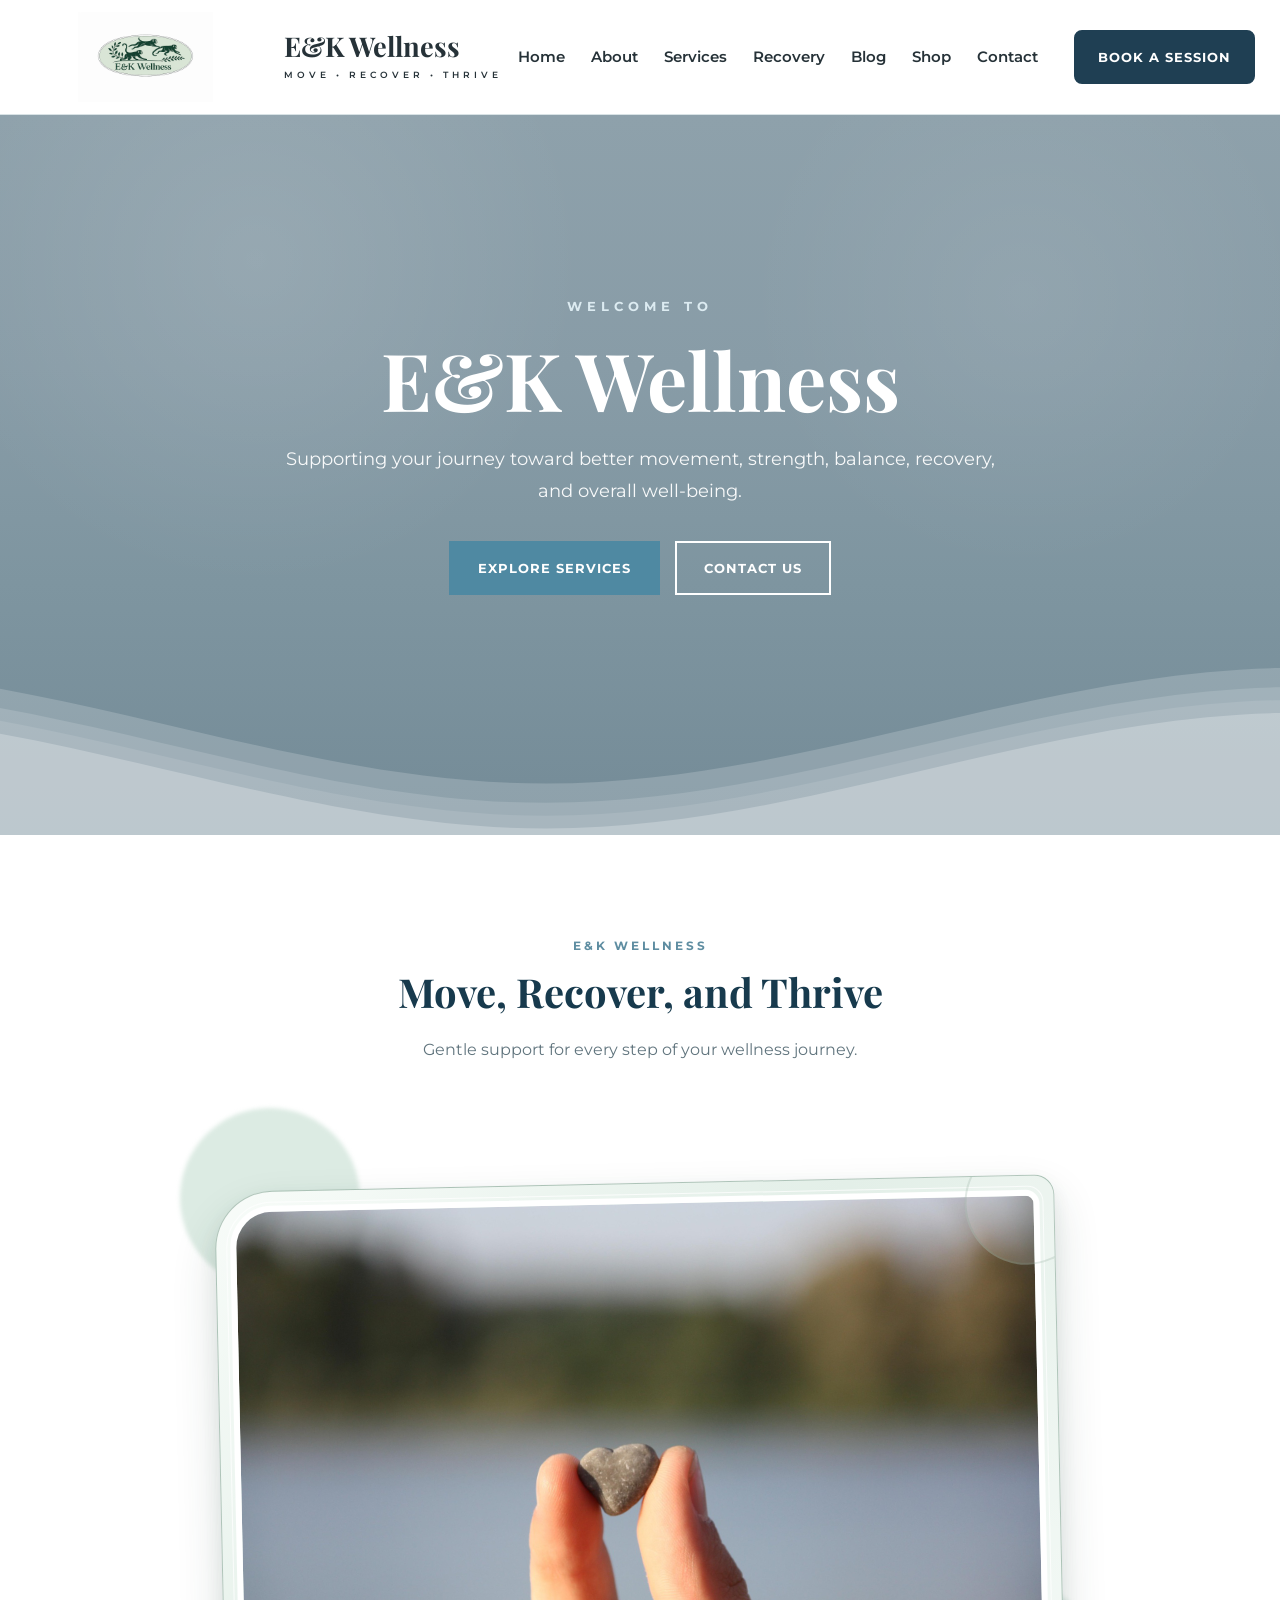
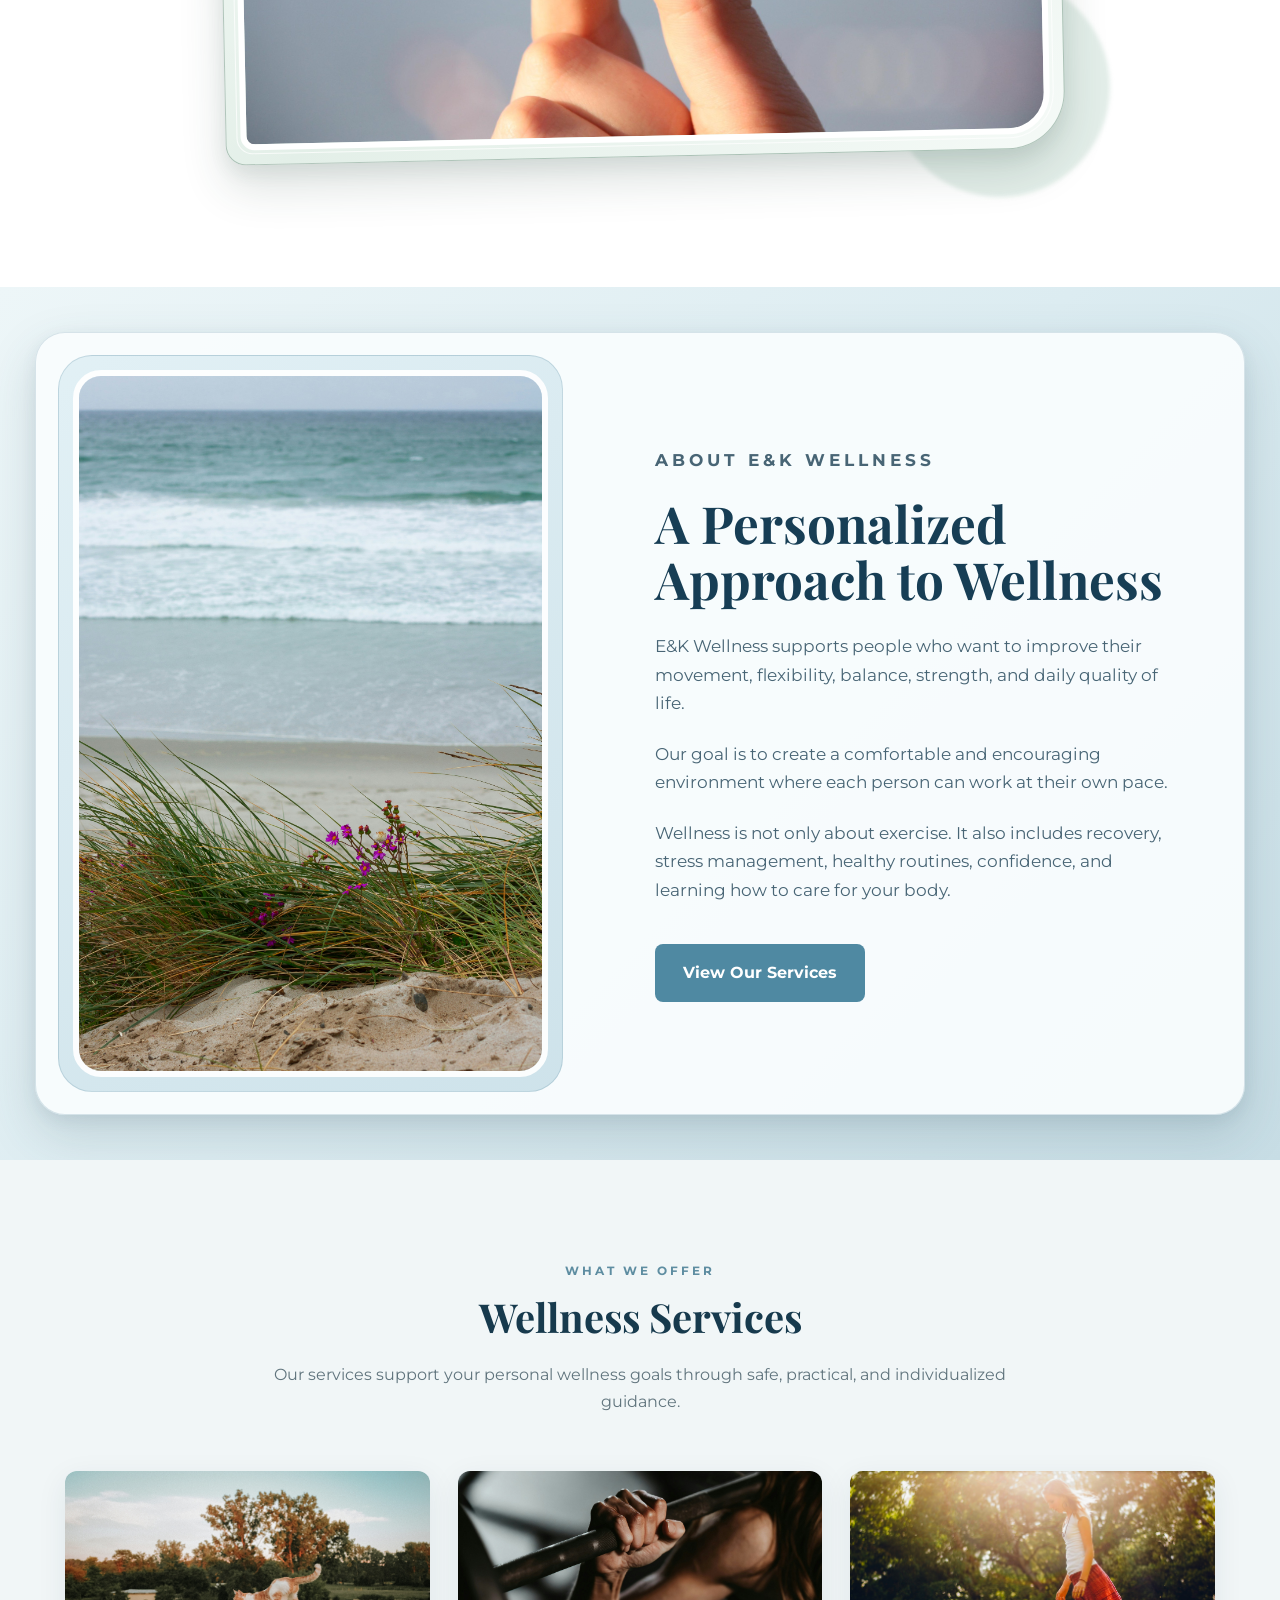
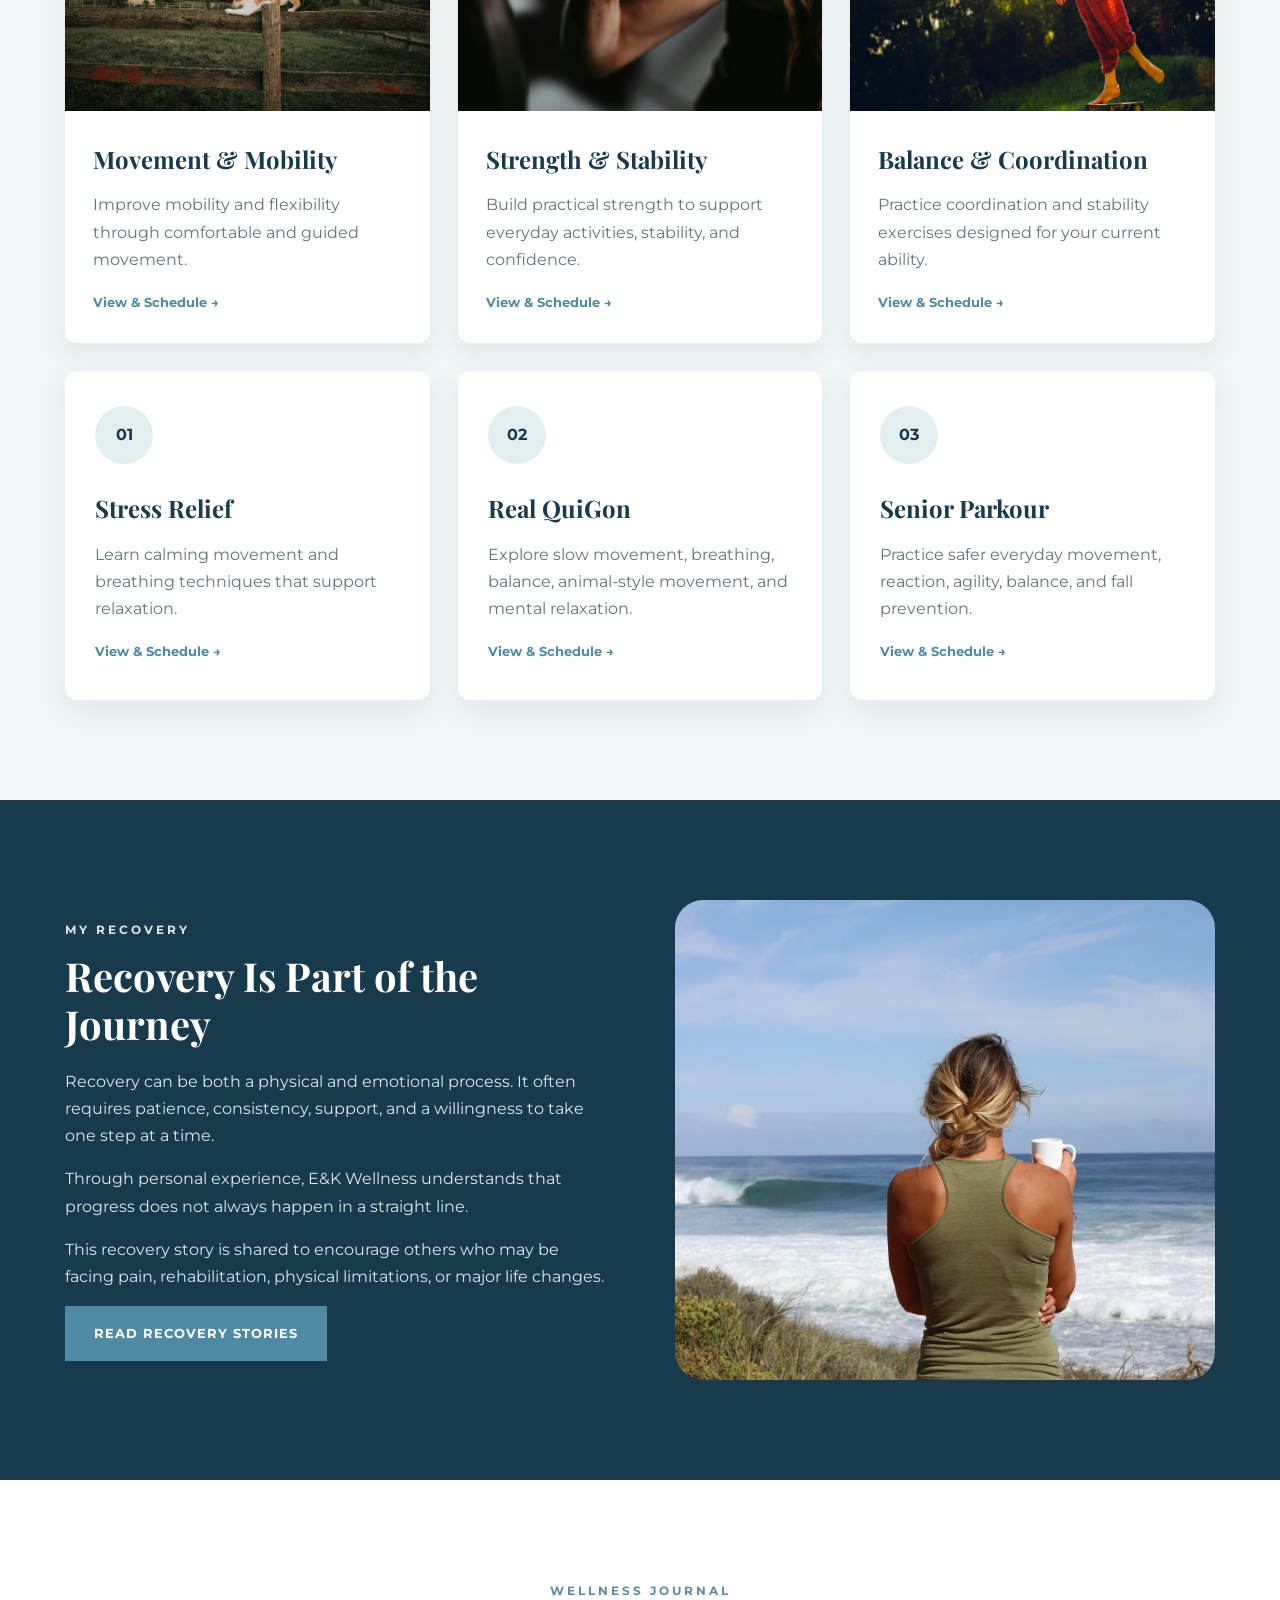
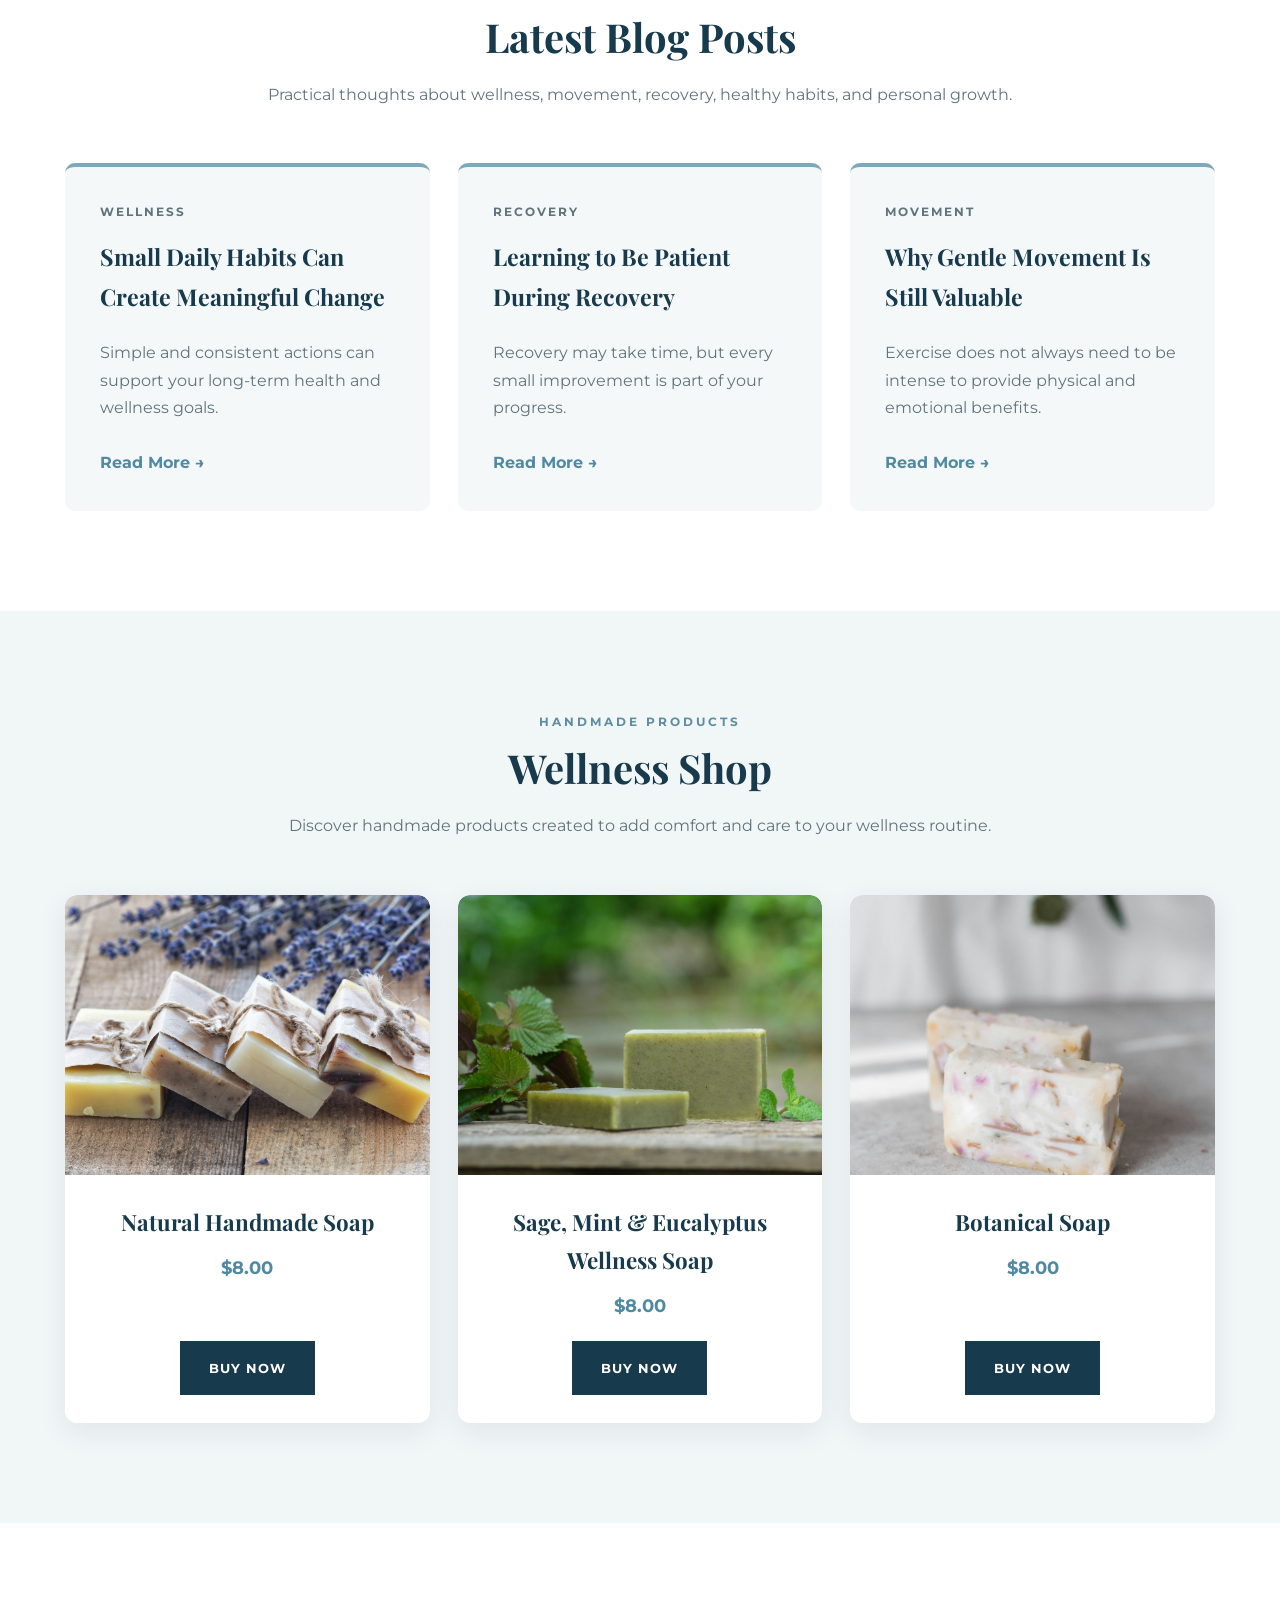
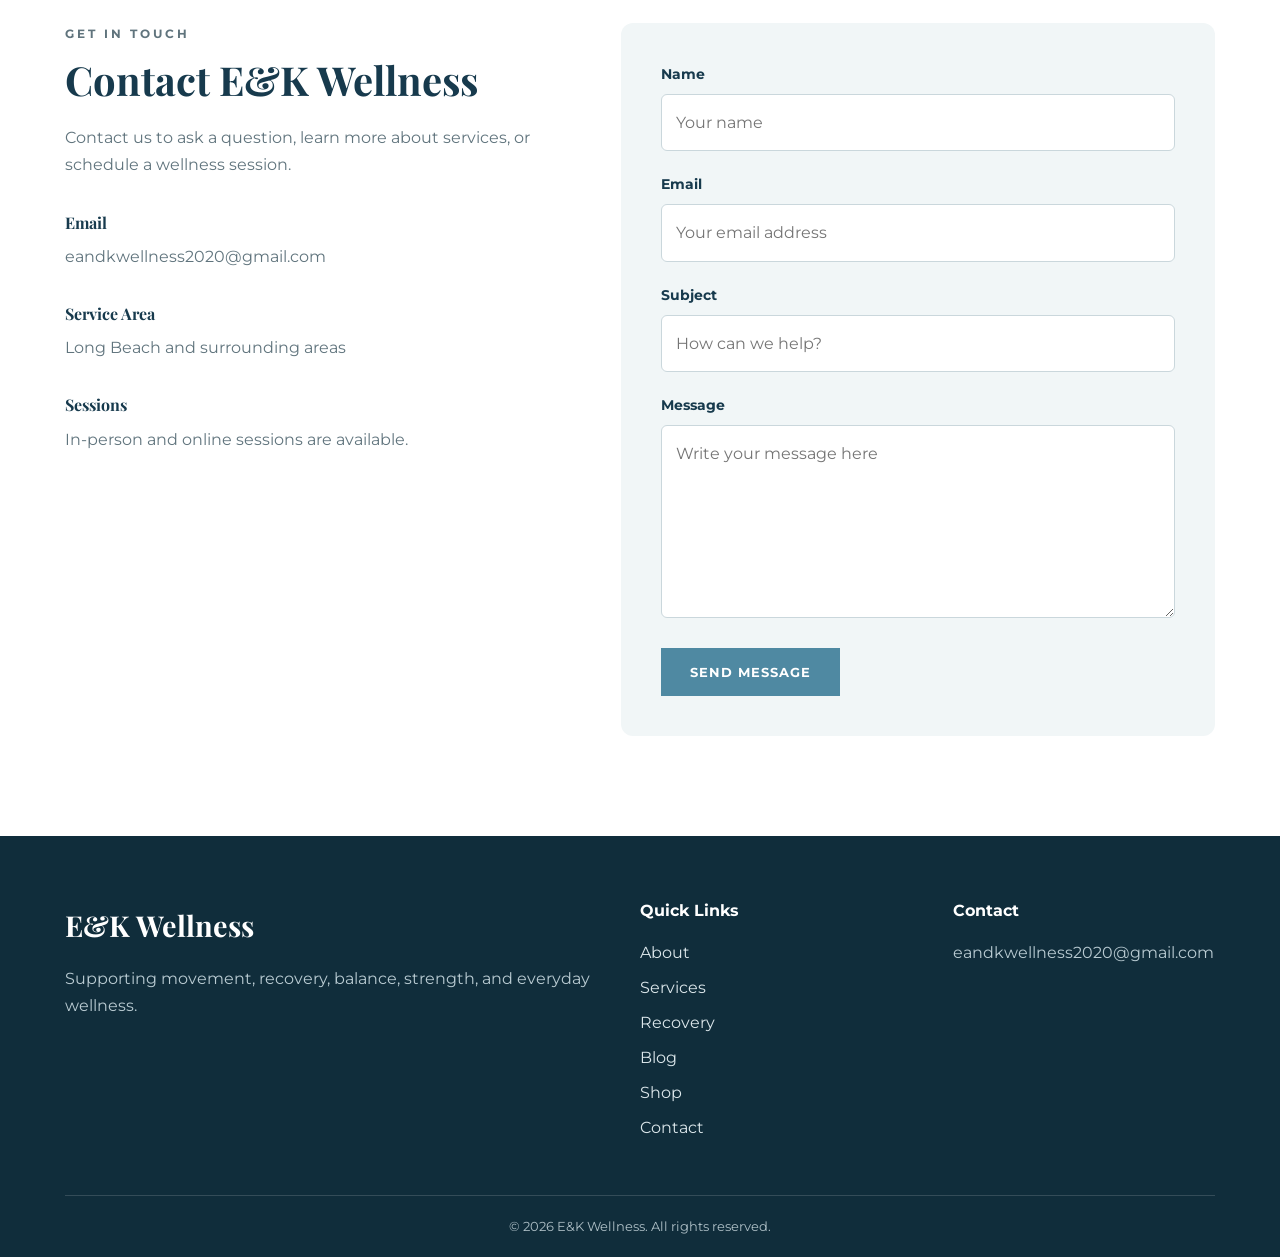
<file: index.html>
<!DOCTYPE html>
<html lang="en">
  <head>
    <meta charset="UTF-8" />

    <meta
      name="viewport"
      content="width=device-width, initial-scale=1.0"
    />

    <meta
      name="description"
      content="E&K Wellness offers personalized movement, balance, strength, recovery, and wellness support."
    />

    <title>E&amp;K Wellness</title>

    <!-- Google Fonts -->
    <link rel="preconnect" href="https://fonts.googleapis.com" />

    <link
      rel="preconnect"
      href="https://fonts.gstatic.com"
      crossorigin
    />

    <link
      href="https://fonts.googleapis.com/css2?family=Montserrat:wght@400;500;600;700&family=Playfair+Display:wght@600;700&display=swap"
      rel="stylesheet"
    />

    <!-- Main CSS -->
    <link rel="stylesheet" href="styles.css" />
  </head>

  <body>
    <!-- =========================
         HEADER
    ========================== -->

    <header class="site-header">
      <div class="header-container">
        <!-- Image logo on the left -->

        <a href="#home" class="image-logo-link">
          <img
            src="eandk_logo.png"
            alt="E&K Wellness logo"
            class="site-logo-image"
          />
        </a>

        <!-- Original text logo -->

        <a href="#home" class="logo">
          <span class="logo-main">
            E&amp;K Wellness
          </span>

          <span class="logo-small">
            MOVE • RECOVER • THRIVE
          </span>
        </a>

        <!-- Navigation -->

        <nav class="main-nav" aria-label="Main navigation">
          <ul>
            <li>
              <a href="#home" aria-current="page">
                Home
              </a>
            </li>

            <li>
              <a href="#about">
                About
              </a>
            </li>

            <li>
              <a href="services.html">
                Services
              </a>
            </li>

            <li>
              <a href="recovery.html">
                Recovery
              </a>
            </li>

            <li>
              <a href="#blog">
                Blog
              </a>
            </li>

            <li>
              <a href="shop.html">
                Shop
              </a>
            </li>

            <li>
              <a href="#contact">
                Contact
              </a>
            </li>
          </ul>
        </nav>

        <a href="services.html" class="header-button">
          Book a Session
        </a>
      </div>
    </header>

    <main>
      <!-- =========================
           HOME HERO
      ========================== -->

      <section class="hero-section" id="home">
        <div class="hero-content">
          <p class="hero-kicker">
            WELCOME TO
          </p>

          <h1>
            E&amp;K Wellness
          </h1>

          <p class="hero-text">
            Supporting your journey toward better movement,
            strength, balance, recovery, and overall well-being.
          </p>

          <div class="hero-buttons">
            <a
              href="services.html"
              class="button primary-button"
            >
              Explore Services
            </a>

            <a
              href="#contact"
              class="button secondary-button"
            >
              Contact Us
            </a>
          </div>
        </div>

        <!-- Animated waves -->

        <div class="wave-wrapper">
          <svg
            class="waves"
            xmlns="http://www.w3.org/2000/svg"
            viewBox="0 24 150 28"
            preserveAspectRatio="none"
          >
            <defs>
              <path
                id="gentle-wave"
                d="M-160 44c30 0 58-18 88-18s58 18 88 18 58-18 88-18 58 18 88 18v44h-352z"
              ></path>
            </defs>

            <g class="parallax">
              <use
                href="#gentle-wave"
                x="48"
                y="0"
                fill="rgba(255,255,255,0.18)"
              ></use>

              <use
                href="#gentle-wave"
                x="48"
                y="3"
                fill="rgba(255,255,255,0.14)"
              ></use>

              <use
                href="#gentle-wave"
                x="48"
                y="5"
                fill="rgba(255,255,255,0.10)"
              ></use>

              <use
                href="#gentle-wave"
                x="48"
                y="7"
                fill="rgba(255,255,255,0.24)"
              ></use>
            </g>
          </svg>
        </div>
      </section>

      <!-- =========================
           VIDEO
      ========================== -->

     <section class="section wellness-image-section">
  <div class="section-container">
    <div class="section-heading">
      <p class="section-label">
        E&amp;K WELLNESS
      </p>

      <h2>
        Move, Recover, and Thrive
      </h2>

      <p>
        Gentle support for every step of your wellness journey.
      </p>
    </div>

    <div class="wellness-image-showcase">
      <div class="wellness-image-frame">
        <img
          src="heart-stone.jpg"
          alt="A hand holding a small heart-shaped stone by the water"
        />
      </div>
    </div>
  </div>
</section>
      <!-- =========================
           ABOUT
      ========================== -->

      <section
        class="section about-section"
        id="about"
      >
        <div class="about-container">
          <div class="about-image">
            <img
              src="peaceful_outdoor.jpg"
              alt="A peaceful outdoor wellness setting"
            />
          </div>

          <div class="about-content">
            <p class="about-label">
              ABOUT E&amp;K WELLNESS
            </p>

            <h2>
              A Personalized Approach to Wellness
            </h2>

            <p>
              E&amp;K Wellness supports people who want to
              improve their movement, flexibility, balance,
              strength, and daily quality of life.
            </p>

            <p>
              Our goal is to create a comfortable and encouraging
              environment where each person can work at their
              own pace.
            </p>

            <p>
              Wellness is not only about exercise. It also
              includes recovery, stress management, healthy
              routines, confidence, and learning how to care
              for your body.
            </p>

            <a
              href="services.html"
              class="about-button"
            >
              View Our Services
            </a>
          </div>
        </div>
      </section>

      <!-- =========================
           HOME SERVICES
      ========================== -->

      <section
        class="section services-section"
        id="services"
      >
        <div class="section-container">
          <div class="section-heading">
            <p class="section-label">
              WHAT WE OFFER
            </p>

            <h2>
              Wellness Services
            </h2>

            <p>
              Our services support your personal wellness goals
              through safe, practical, and individualized guidance.
            </p>
          </div>

          <div class="card-grid">
            <!-- Movement -->

            <a
              href="services.html#movement-mobility"
              class="service-card service-link-card"
            >
              <img
                src="gentle_movement.jpg"
                alt="Person practicing gentle movement"
              />

              <div class="card-content">
                <h3>
                  Movement &amp; Mobility
                </h3>

                <p>
                  Improve mobility and flexibility through
                  comfortable and guided movement.
                </p>

                <span class="service-card-link">
                  View &amp; Schedule →
                </span>
              </div>
            </a>

            <!-- Strength -->

            <a
              href="services.html#strength-stability"
              class="service-card service-link-card"
            >
              <img
                src="Strength_training.jpg"
                alt="Person doing strength training"
              />

              <div class="card-content">
                <h3>
                  Strength &amp; Stability
                </h3>

                <p>
                  Build practical strength to support everyday
                  activities, stability, and confidence.
                </p>

                <span class="service-card-link">
                  View &amp; Schedule →
                </span>
              </div>
            </a>

            <!-- Balance -->

            <a
              href="services.html#balance-coordination"
              class="service-card service-link-card"
            >
              <img
                src="balance_exercise.jpg"
                alt="Person practicing balance exercises"
              />

              <div class="card-content">
                <h3>
                  Balance &amp; Coordination
                </h3>

                <p>
                  Practice coordination and stability exercises
                  designed for your current ability.
                </p>

                <span class="service-card-link">
                  View &amp; Schedule →
                </span>
              </div>
            </a>

            <!-- Stress Relief -->

            <a
              href="services.html#stress-relief"
              class="service-card text-service-card service-link-card"
            >
              <div class="service-icon">
                01
              </div>

              <h3>
                Stress Relief
              </h3>

              <p>
                Learn calming movement and breathing techniques
                that support relaxation.
              </p>

              <span class="service-card-link">
                View &amp; Schedule →
              </span>
            </a>

            <!-- Real QuiGon -->

            <a
              href="services.html#real-quigon"
              class="service-card text-service-card service-link-card"
            >
              <div class="service-icon">
                02
              </div>

              <h3>
                Real QuiGon
              </h3>

              <p>
                Explore slow movement, breathing, balance,
                animal-style movement, and mental relaxation.
              </p>

              <span class="service-card-link">
                View &amp; Schedule →
              </span>
            </a>

            <!-- Senior Parkour -->

            <a
              href="services.html#senior-parkour"
              class="service-card text-service-card service-link-card"
            >
              <div class="service-icon">
                03
              </div>

              <h3>
                Senior Parkour
              </h3>

              <p>
                Practice safer everyday movement, reaction,
                agility, balance, and fall prevention.
              </p>

              <span class="service-card-link">
                View &amp; Schedule →
              </span>
            </a>
          </div>
        </div>
      </section>

      <!-- =========================
           RECOVERY
      ========================== -->

      <section
        class="section recovery-section"
        id="recovery"
      >
        <div class="section-container two-column reverse-column">
          <div class="text-column">
            <p class="section-label">
              MY RECOVERY
            </p>

            <h2>
              Recovery Is Part of the Journey
            </h2>

            <p>
              Recovery can be both a physical and emotional
              process. It often requires patience, consistency,
              support, and a willingness to take one step at a time.
            </p>

            <p>
              Through personal experience, E&amp;K Wellness
              understands that progress does not always happen
              in a straight line.
            </p>

            <p>
              This recovery story is shared to encourage others
              who may be facing pain, rehabilitation, physical
              limitations, or major life changes.
            </p>

            <a
              href="recovery.html"
              class="button recovery-button"
            >
              Read Recovery Stories
            </a>
          </div>

          <div class="image-column">
            <img
              src="recovery.jpg"
              alt="A peaceful path representing recovery"
            />
          </div>
        </div>
      </section>

      <!-- =========================
           BLOG
      ========================== -->

      <section
        class="section blog-section"
        id="blog"
      >
        <div class="section-container">
          <div class="section-heading">
            <p class="section-label">
              WELLNESS JOURNAL
            </p>

            <h2>
              Latest Blog Posts
            </h2>

            <p>
              Practical thoughts about wellness, movement,
              recovery, healthy habits, and personal growth.
            </p>
          </div>

          <div class="blog-grid">
            <article class="blog-card">
              <p class="blog-date">
                Wellness
              </p>

              <h3>
                Small Daily Habits Can Create Meaningful Change
              </h3>

              <p>
                Simple and consistent actions can support your
                long-term health and wellness goals.
              </p>

              <a href="#" class="text-link">
                Read More →
              </a>
            </article>

            <article class="blog-card">
              <p class="blog-date">
                Recovery
              </p>

              <h3>
                Learning to Be Patient During Recovery
              </h3>

              <p>
                Recovery may take time, but every small improvement
                is part of your progress.
              </p>

              <a
                href="recovery.html"
                class="text-link"
              >
                Read More →
              </a>
            </article>

            <article class="blog-card">
              <p class="blog-date">
                Movement
              </p>

              <h3>
                Why Gentle Movement Is Still Valuable
              </h3>

              <p>
                Exercise does not always need to be intense to
                provide physical and emotional benefits.
              </p>

              <a href="#" class="text-link">
                Read More →
              </a>
            </article>
          </div>
        </div>
      </section>

      <!-- =========================
           SHOP
      ========================== -->

      <section
        class="section shop-section"
        id="shop"
      >
        <div class="section-container">
          <div class="section-heading">
            <p class="section-label">
              HANDMADE PRODUCTS
            </p>

            <h2>
              Wellness Shop
            </h2>

            <p>
              Discover handmade products created to add comfort
              and care to your wellness routine.
            </p>
          </div>

          <div class="product-grid">
            <!-- Product 1 -->

            <article class="product-card">
              <img
                src="soap-1.jpg"
                alt="Handmade natural soap"
              />

              <div class="product-content">
                <h3>
                  Natural Handmade Soap
                </h3>

                <p class="product-price">
                  $8.00
                </p>

                <a
                  href="https://square.link/u/dMs5E5hV"
                  class="button dark-button"
                  target="_blank"
                  rel="noopener noreferrer"
                >
                  Buy Now
                </a>
              </div>
            </article>

            <!-- Product 2 -->

            <article class="product-card">
              <img
                src="soap-4.jpg"
                alt="Handmade herbal soap"
              />

              <div class="product-content">
                <h3>
                  Sage, Mint &amp; Eucalyptus Wellness Soap
                </h3>

                <p class="product-price">
                  $8.00
                </p>

                <a
                  href="https://square.link/u/xzo2kIbq"
                  class="button dark-button"
                  target="_blank"
                  rel="noopener noreferrer"
                >
                  Buy Now
                </a>
              </div>
            </article>

            <!-- Product 3 -->

            <article class="product-card">
              <img
                src="soap-3.jpg"
                alt="Handmade botanical soap"
              />

              <div class="product-content">
                <h3>
                  Botanical Soap
                </h3>

                <p class="product-price">
                  $8.00
                </p>

                <a
                  href="https://square.link/u/zVxVYc8B"
                  class="button dark-button"
                  target="_blank"
                  rel="noopener noreferrer"
                >
                  Buy Now
                </a>
              </div>
            </article>
          </div>
        </div>
      </section>

      <!-- =========================
           CONTACT
      ========================== -->

      <section
        class="section contact-section"
        id="contact"
      >
        <div class="section-container contact-container">
          <div class="contact-information">
            <p class="section-label">
              GET IN TOUCH
            </p>

            <h2>
              Contact E&amp;K Wellness
            </h2>

            <p>
              Contact us to ask a question, learn more about
              services, or schedule a wellness session.
            </p>

            <div class="contact-item">
              <h3>
                Email
              </h3>

              <a href="mailto:eandkwellness2020@gmail.com">
                eandkwellness2020@gmail.com
              </a>
            </div>

            <div class="contact-item">
              <h3>
                Service Area
              </h3>

              <p>
                Long Beach and surrounding areas
              </p>
            </div>

            <div class="contact-item">
              <h3>
                Sessions
              </h3>

              <p>
                In-person and online sessions are available.
              </p>
            </div>
          </div>

          <form class="contact-form">
            <div class="form-group">
              <label for="name">
                Name
              </label>

              <input
                type="text"
                id="name"
                name="name"
                placeholder="Your name"
                required
              />
            </div>

            <div class="form-group">
              <label for="email">
                Email
              </label>

              <input
                type="email"
                id="email"
                name="email"
                placeholder="Your email address"
                required
              />
            </div>

            <div class="form-group">
              <label for="subject">
                Subject
              </label>

              <input
                type="text"
                id="subject"
                name="subject"
                placeholder="How can we help?"
              />
            </div>

            <div class="form-group">
              <label for="message">
                Message
              </label>

              <textarea
                id="message"
                name="message"
                rows="6"
                placeholder="Write your message here"
                required
              ></textarea>
            </div>

            <button
              type="submit"
              class="button primary-button"
            >
              Send Message
            </button>
          </form>
        </div>
      </section>
    </main>

    <!-- =========================
         FOOTER
    ========================== -->

    <footer class="site-footer">
      <div class="footer-container">
        <div>
          <a href="#home" class="footer-logo">
            E&amp;K Wellness
          </a>

          <p>
            Supporting movement, recovery, balance, strength,
            and everyday wellness.
          </p>
        </div>

        <div>
          <h2>
            Quick Links
          </h2>

          <ul class="footer-links">
            <li>
              <a href="#about">
                About
              </a>
            </li>

            <li>
              <a href="services.html">
                Services
              </a>
            </li>

            <li>
              <a href="recovery.html">
                Recovery
              </a>
            </li>

            <li>
              <a href="#blog">
                Blog
              </a>
            </li>

            <li>
              <a href="shop.html">
                Shop
              </a>
            </li>

            <li>
              <a href="#contact">
                Contact
              </a>
            </li>
          </ul>
        </div>

        <div>
          <h2>
            Contact
          </h2>

          <p>
            <a href="mailto:eandkwellness2020@gmail.com">
              eandkwellness2020@gmail.com
            </a>
          </p>
        </div>
      </div>

      <div class="copyright">
        <p>
          &copy; 2026 E&amp;K Wellness.
          All rights reserved.
        </p>
      </div>
    </footer>
  </body>
</html>
</file>
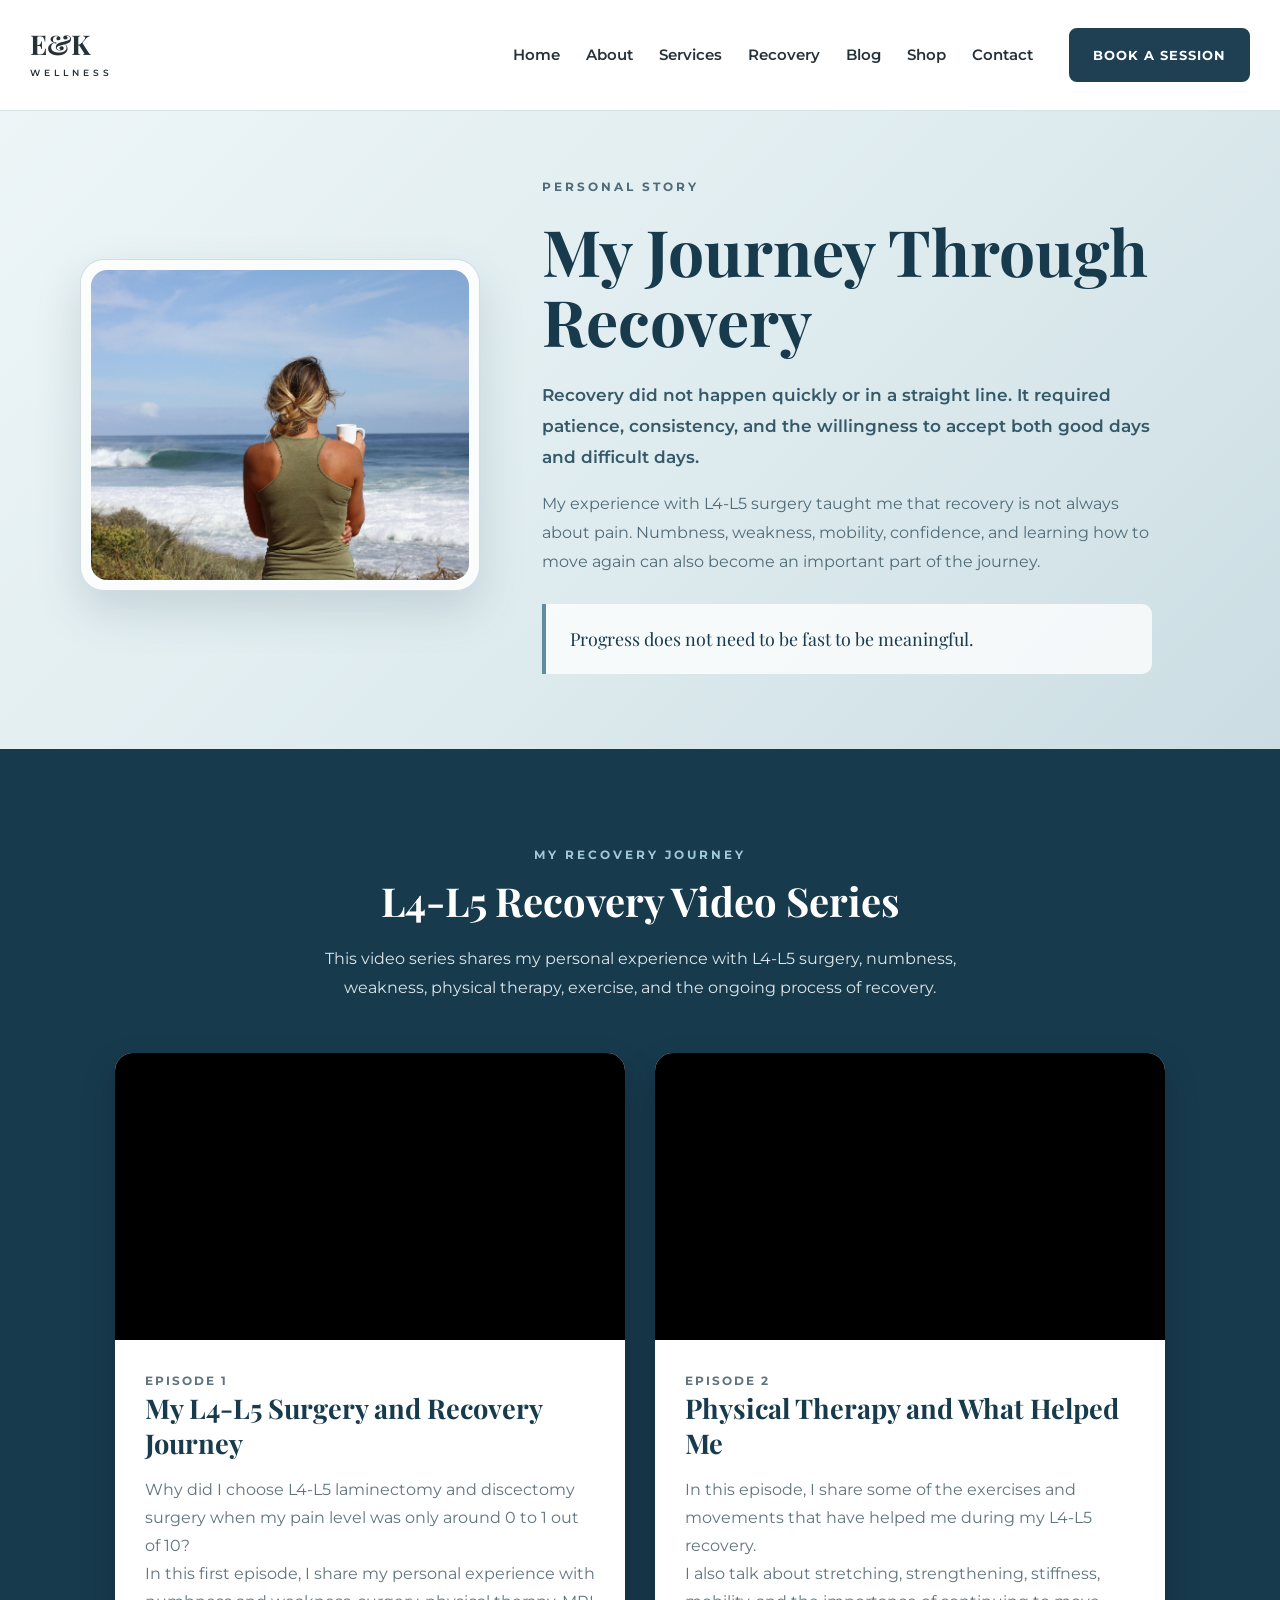
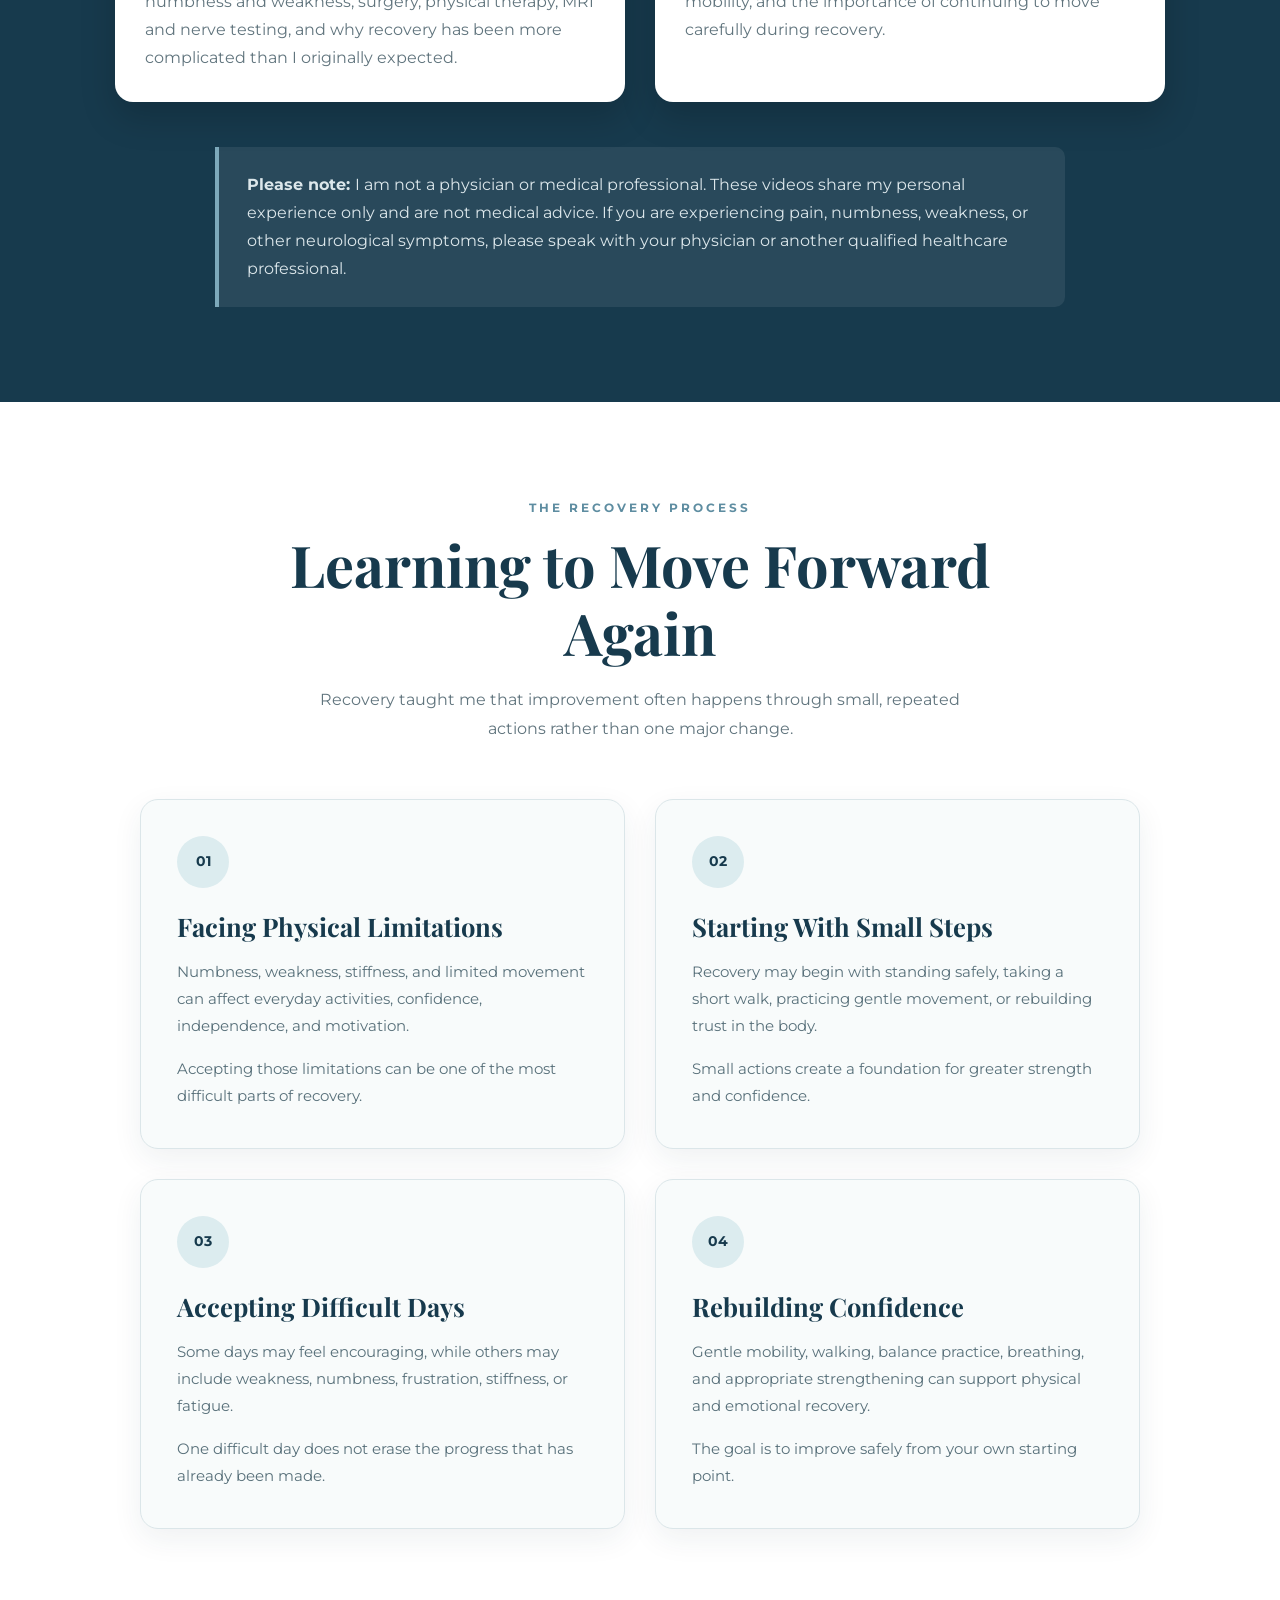
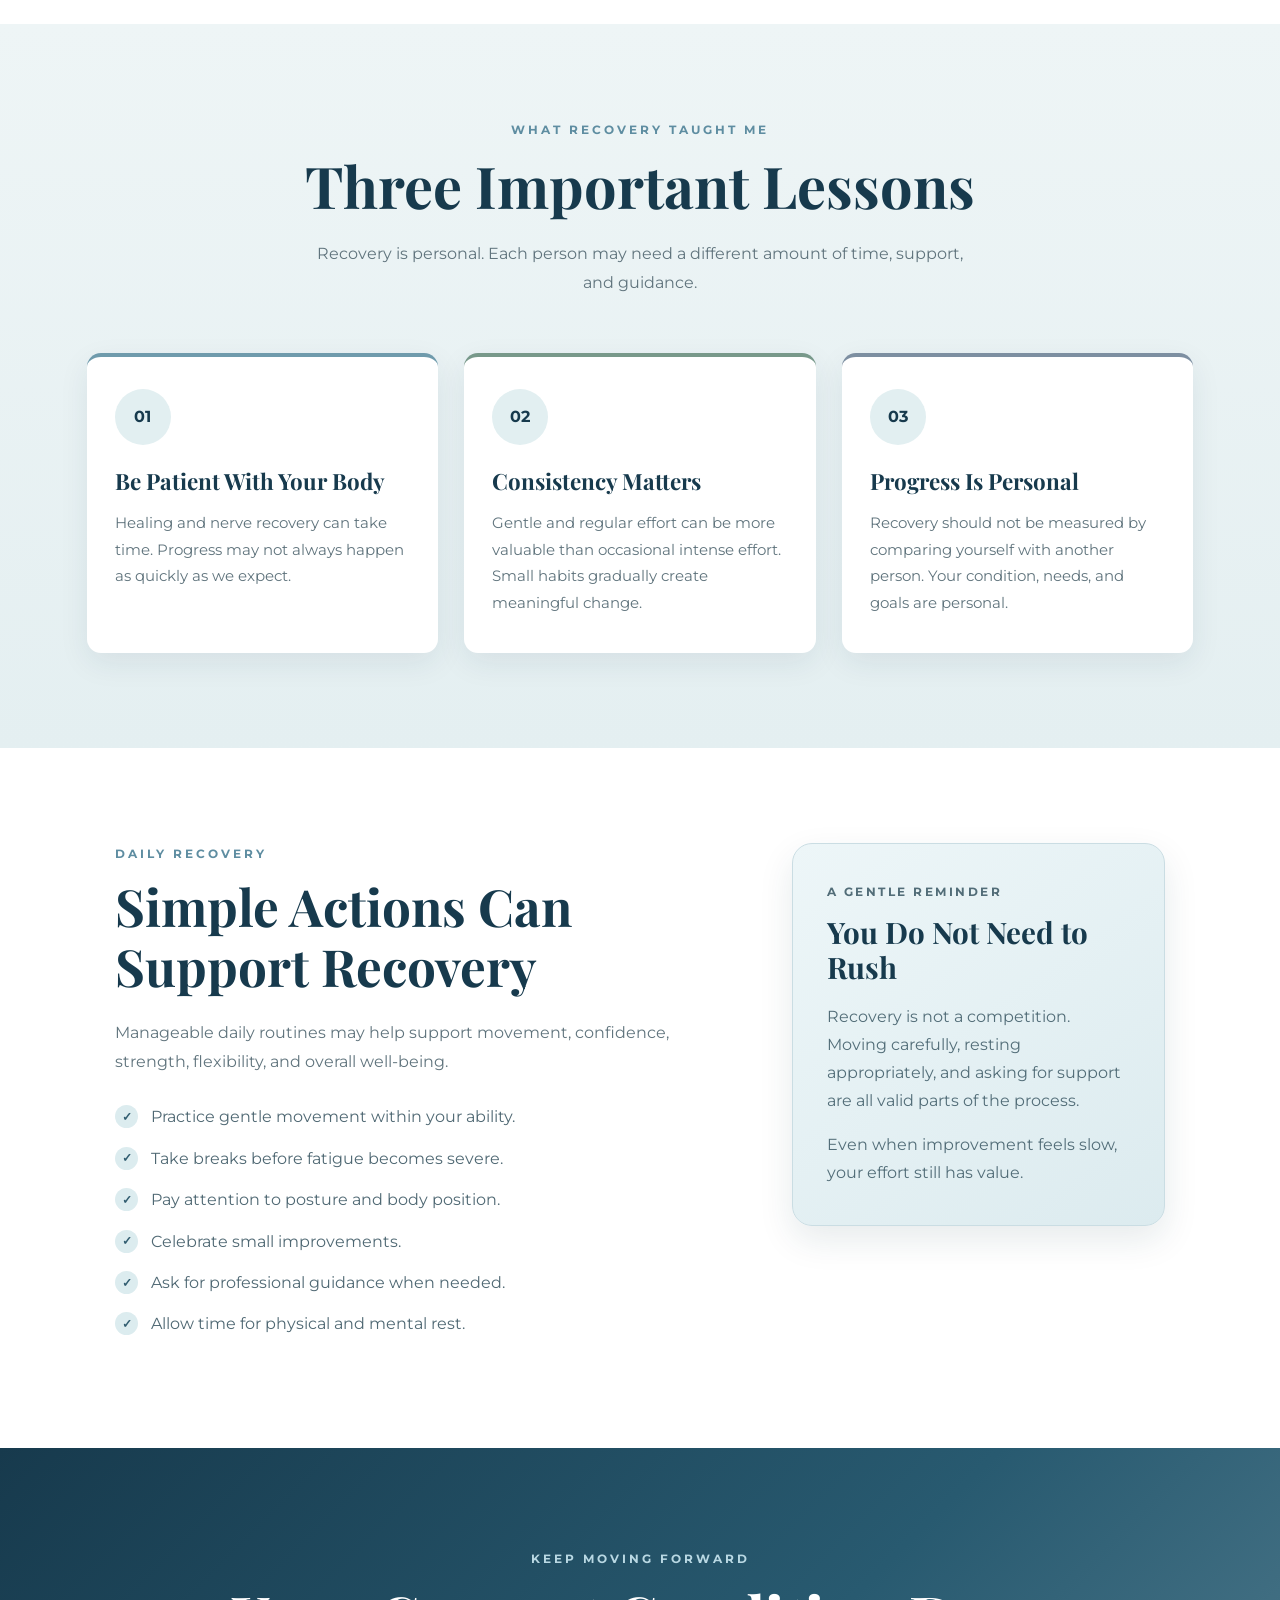
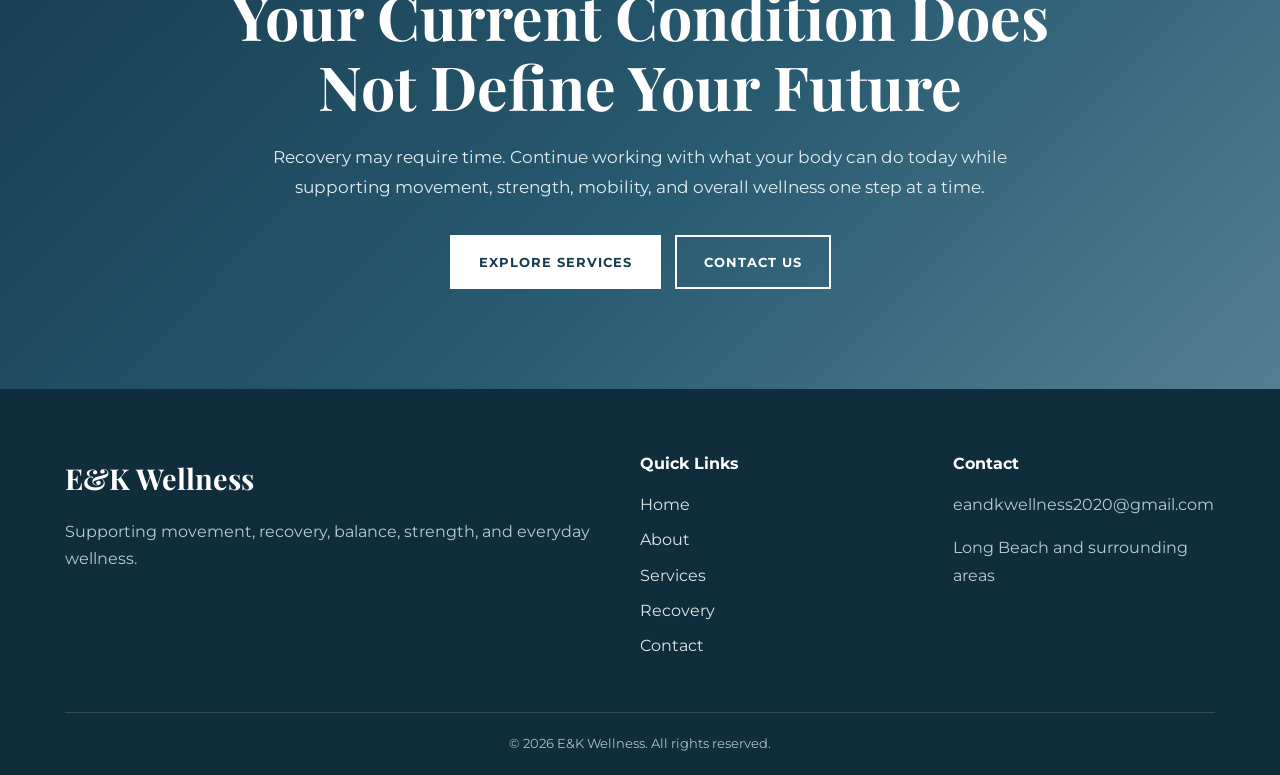
<file: recovery.html>
<!DOCTYPE html>
<html lang="en">
  <head>
    <meta charset="UTF-8" />

    <meta
      name="viewport"
      content="width=device-width, initial-scale=1.0"
    />

    <meta
      name="description"
      content="A personal L4-L5 surgery and recovery journey shared by E&K Wellness."
    />

    <title>Recovery Journey | E&amp;K Wellness</title>

    <!-- Google Fonts -->
    <link rel="preconnect" href="https://fonts.googleapis.com" />

    <link
      rel="preconnect"
      href="https://fonts.gstatic.com"
      crossorigin
    />

    <link
      href="https://fonts.googleapis.com/css2?family=Montserrat:wght@400;500;600;700&family=Playfair+Display:wght@600;700&display=swap"
      rel="stylesheet"
    />

    <!-- Shared CSS used by all pages -->
    <link rel="stylesheet" href="styles.css" />

    <!-- Recovery Video Series CSS -->
    <style>
      /* =========================================
         RECOVERY VIDEO SERIES
      ========================================= */

      .recovery-video-section {
        padding: 95px 25px;

        background-color: #173a4d;
      }

      .recovery-video-heading {
        width: min(760px, 100%);
        margin: 0 auto 50px;

        text-align: center;
      }

      .recovery-video-heading .section-label {
        color: #9fc8d8;
      }

      .recovery-video-heading h2 {
        margin-bottom: 20px;

        color: #ffffff;
      }

      .recovery-video-heading p:last-child {
        max-width: 680px;
        margin: 0 auto;

        color: #dce7eb;

        line-height: 1.8;
      }

      .recovery-video-grid {
        display: grid;
        grid-template-columns: repeat(2, minmax(0, 1fr));
        gap: 30px;

        width: min(1050px, 100%);
        margin: 0 auto;
      }

      .recovery-video-card {
        overflow: hidden;

        border-radius: 18px;

        background-color: #ffffff;

        box-shadow:
          0 15px 35px rgba(0, 0, 0, 0.18);
      }

      .recovery-video-wrapper {
        width: 100%;

        aspect-ratio: 16 / 9;

        background-color: #000000;
      }

      .recovery-video-wrapper iframe {
        display: block;

        width: 100%;
        height: 100%;

        border: 0;
      }

      .recovery-video-content {
        padding: 30px;
      }

      .recovery-episode {
        margin-bottom: 10px;

        color: #4f89a2;

        font-size: 0.75rem;
        font-weight: 700;
        letter-spacing: 2px;
        text-transform: uppercase;
      }

      .recovery-video-content h3 {
        margin-bottom: 15px;

        color: #173a4d;

        font-family: "Playfair Display", serif;
        font-size: 1.7rem;
        line-height: 1.3;
      }

      .recovery-video-content p {
        margin-bottom: 0;

        color: #60747d;

        line-height: 1.75;
      }

      .recovery-video-note {
        max-width: 850px;
        margin: 45px auto 0;
        padding: 24px 28px;

        border-left: 4px solid #7da9bb;
        border-radius: 0 10px 10px 0;

        background-color: rgba(255, 255, 255, 0.08);
        color: #dce7eb;

        line-height: 1.75;
      }

      /* Coming Soon Card */

      .recovery-coming-soon {
        display: flex;
        flex-direction: column;
        justify-content: center;

        min-height: 100%;
      }

      .recovery-coming-soon-image {
        display: flex;
        align-items: center;
        justify-content: center;

        min-height: 280px;
        padding: 40px;

        background:
          linear-gradient(
            135deg,
            #dfecef,
            #edf5f7
          );

        color: #173a4d;

        text-align: center;
      }

      .recovery-coming-soon-image span {
        font-family: "Playfair Display", serif;
        font-size: 2rem;
        font-weight: 700;
      }

      /* Mobile */

      @media (max-width: 768px) {
        .recovery-video-section {
          padding: 70px 20px;
        }

        .recovery-video-grid {
          grid-template-columns: 1fr;
        }

        .recovery-video-content {
          padding: 24px;
        }

        .recovery-video-content h3 {
          font-size: 1.45rem;
        }
      }
    </style>
  </head>

  <body>
    <!-- =========================
         HEADER
    ========================== -->

    <header class="site-header">
      <div class="header-container">

        <a href="index.html" class="logo">
          <span class="logo-main">
            E&amp;K
          </span>

          <span class="logo-small">
            WELLNESS
          </span>
        </a>

        <nav
          class="main-nav"
          aria-label="Main navigation"
        >
          <ul>
            <li>
              <a href="index.html">
                Home
              </a>
            </li>

            <li>
              <a href="index.html#about">
                About
              </a>
            </li>

            <li>
              <a href="services.html">
                Services
              </a>
            </li>

            <li>
              <a
                href="recovery.html"
                aria-current="page"
              >
                Recovery
              </a>
            </li>

            <li>
              <a href="index.html#blog">
                Blog
              </a>
            </li>

            <li>
              <a href="index.html#shop">
                Shop
              </a>
            </li>

            <li>
              <a href="index.html#contact">
                Contact
              </a>
            </li>
          </ul>
        </nav>

        <a
          href="https://calendar.google.com/calendar/u/0/r/appointment/6eut7302r9vjlhkgicbgd2rcsp_eXVyZXJpc3Vtb2tvQGdtYWlsLmNvbQ?pli=1"
          class="header-button"
          target="_blank"
          rel="noopener noreferrer"
        >
          Book a Session
        </a>

      </div>
    </header>

    <main>

      <!-- =========================
           RECOVERY HERO
      ========================== -->

      <section class="recovery-page-hero">

        <div class="recovery-page-hero-container">

          <div class="recovery-page-photo">
            <img
              src="recovery.jpg"
              alt="A woman looking toward the ocean during a peaceful recovery moment"
            />
          </div>

          <div class="recovery-page-introduction">

            <p class="section-label">
              PERSONAL STORY
            </p>

            <h1>
              My Journey Through Recovery
            </h1>

            <p class="recovery-page-lead">
              Recovery did not happen quickly or in a straight
              line. It required patience, consistency, and the
              willingness to accept both good days and difficult
              days.
            </p>

            <p>
              My experience with L4-L5 surgery taught me that
              recovery is not always about pain. Numbness,
              weakness, mobility, confidence, and learning how
              to move again can also become an important part
              of the journey.
            </p>

            <blockquote class="recovery-page-quote">
              Progress does not need to be fast to be meaningful.
            </blockquote>

          </div>

        </div>

      </section>


      <!-- =========================
           RECOVERY VIDEO SERIES
      ========================== -->

      <section class="recovery-video-section">

        <div class="recovery-page-container">

          <div class="recovery-video-heading">

            <p class="section-label">
              MY RECOVERY JOURNEY
            </p>

            <h2>
              L4-L5 Recovery Video Series
            </h2>

            <p>
              This video series shares my personal experience
              with L4-L5 surgery, numbness, weakness, physical
              therapy, exercise, and the ongoing process of
              recovery.
            </p>

          </div>


          <div class="recovery-video-grid">

            <!-- =========================
                 EPISODE 1
            ========================== -->

            <article class="recovery-video-card">

              <div class="recovery-video-wrapper">

                <iframe
                  src="https://www.youtube.com/embed/swdvWnGCTLY""
                  title="L4-L5 Surgery With Almost No Pain - My Numbness and Weakness Recovery Story"
                  allow="accelerometer; autoplay; clipboard-write; encrypted-media; gyroscope; picture-in-picture; web-share"
                  allowfullscreen
                ></iframe>

              </div>


              <div class="recovery-video-content">

                <p class="recovery-episode">
                  Episode 1
                </p>

                <h3>
                  My L4-L5 Surgery and Recovery Journey
                </h3>

                <p>
                  Why did I choose L4-L5 laminectomy and
                  discectomy surgery when my pain level was
                  only around 0 to 1 out of 10?
                </p>

                <p>
                  In this first episode, I share my personal
                  experience with numbness and weakness,
                  surgery, physical therapy, MRI and nerve
                  testing, and why recovery has been more
                  complicated than I originally expected.
                </p>

              </div>

            </article>


           <!-- =========================
     EPISODE 2
========================== -->

<article class="recovery-video-card">

  <div class="recovery-video-wrapper">

    <iframe
      src="https://www.youtube.com/embed/WGWbC_vL3k8"
      title="Physical Therapy and What Helped Me"
      allow="accelerometer; autoplay; clipboard-write; encrypted-media; gyroscope; picture-in-picture; web-share"
      allowfullscreen
    ></iframe>

  </div>

  <div class="recovery-video-content">

    <p class="recovery-episode">
      Episode 2
    </p>

    <h3>
      Physical Therapy and What Helped Me
    </h3>

    <p>
      In this episode, I share some of the exercises and movements
      that have helped me during my L4-L5 recovery.
    </p>

    <p>
      I also talk about stretching, strengthening, stiffness,
      mobility, and the importance of continuing to move carefully
      during recovery.
    </p>

  </div>

</article>

          </div>


          <div class="recovery-video-note">

            <strong>
              Please note:
            </strong>

            I am not a physician or medical professional.
            These videos share my personal experience only
            and are not medical advice. If you are experiencing
            pain, numbness, weakness, or other neurological
            symptoms, please speak with your physician or
            another qualified healthcare professional.

          </div>

        </div>

      </section>


      <!-- =========================
           RECOVERY PROCESS
      ========================== -->

      <section class="recovery-page-story-section">

        <div class="recovery-page-container">

          <div class="recovery-page-heading">

            <p class="section-label">
              THE RECOVERY PROCESS
            </p>

            <h2>
              Learning to Move Forward Again
            </h2>

            <p>
              Recovery taught me that improvement often happens
              through small, repeated actions rather than one
              major change.
            </p>

          </div>


          <div class="recovery-page-story-grid">

            <!-- Story 1 -->

            <article class="recovery-page-story-card">

              <span class="recovery-page-number">
                01
              </span>

              <h3>
                Facing Physical Limitations
              </h3>

              <p>
                Numbness, weakness, stiffness, and limited
                movement can affect everyday activities,
                confidence, independence, and motivation.
              </p>

              <p>
                Accepting those limitations can be one of the
                most difficult parts of recovery.
              </p>

            </article>


            <!-- Story 2 -->

            <article class="recovery-page-story-card">

              <span class="recovery-page-number">
                02
              </span>

              <h3>
                Starting With Small Steps
              </h3>

              <p>
                Recovery may begin with standing safely, taking
                a short walk, practicing gentle movement, or
                rebuilding trust in the body.
              </p>

              <p>
                Small actions create a foundation for greater
                strength and confidence.
              </p>

            </article>


            <!-- Story 3 -->

            <article class="recovery-page-story-card">

              <span class="recovery-page-number">
                03
              </span>

              <h3>
                Accepting Difficult Days
              </h3>

              <p>
                Some days may feel encouraging, while others may
                include weakness, numbness, frustration, stiffness,
                or fatigue.
              </p>

              <p>
                One difficult day does not erase the progress
                that has already been made.
              </p>

            </article>


            <!-- Story 4 -->

            <article class="recovery-page-story-card">

              <span class="recovery-page-number">
                04
              </span>

              <h3>
                Rebuilding Confidence
              </h3>

              <p>
                Gentle mobility, walking, balance practice,
                breathing, and appropriate strengthening can
                support physical and emotional recovery.
              </p>

              <p>
                The goal is to improve safely from your own
                starting point.
              </p>

            </article>

          </div>

        </div>

      </section>


      <!-- =========================
           RECOVERY LESSONS
      ========================== -->

      <section class="recovery-page-lessons-section">

        <div class="recovery-page-container">

          <div class="recovery-page-heading">

            <p class="section-label">
              WHAT RECOVERY TAUGHT ME
            </p>

            <h2>
              Three Important Lessons
            </h2>

            <p>
              Recovery is personal. Each person may need a
              different amount of time, support, and guidance.
            </p>

          </div>


          <div class="recovery-page-lessons-grid">

            <!-- Lesson 1 -->

            <article class="recovery-page-lesson-card">

              <span class="recovery-page-lesson-number">
                01
              </span>

              <h3>
                Be Patient With Your Body
              </h3>

              <p>
                Healing and nerve recovery can take time.
                Progress may not always happen as quickly
                as we expect.
              </p>

            </article>


            <!-- Lesson 2 -->

            <article class="recovery-page-lesson-card">

              <span class="recovery-page-lesson-number">
                02
              </span>

              <h3>
                Consistency Matters
              </h3>

              <p>
                Gentle and regular effort can be more valuable
                than occasional intense effort. Small habits
                gradually create meaningful change.
              </p>

            </article>


            <!-- Lesson 3 -->

            <article class="recovery-page-lesson-card">

              <span class="recovery-page-lesson-number">
                03
              </span>

              <h3>
                Progress Is Personal
              </h3>

              <p>
                Recovery should not be measured by comparing
                yourself with another person. Your condition,
                needs, and goals are personal.
              </p>

            </article>

          </div>

        </div>

      </section>


      <!-- =========================
           DAILY RECOVERY
      ========================== -->

      <section class="recovery-page-daily-section">

        <div class="recovery-page-container">

          <div class="recovery-page-daily-layout">

            <div class="recovery-page-daily-content">

              <p class="section-label">
                DAILY RECOVERY
              </p>

              <h2>
                Simple Actions Can Support Recovery
              </h2>

              <p>
                Manageable daily routines may help support
                movement, confidence, strength, flexibility,
                and overall well-being.
              </p>

              <ul class="recovery-page-list">

                <li>
                  Practice gentle movement within your ability.
                </li>

                <li>
                  Take breaks before fatigue becomes severe.
                </li>

                <li>
                  Pay attention to posture and body position.
                </li>

                <li>
                  Celebrate small improvements.
                </li>

                <li>
                  Ask for professional guidance when needed.
                </li>

                <li>
                  Allow time for physical and mental rest.
                </li>

              </ul>

            </div>


            <aside class="recovery-page-reminder">

              <p class="recovery-page-reminder-label">
                A GENTLE REMINDER
              </p>

              <h3>
                You Do Not Need to Rush
              </h3>

              <p>
                Recovery is not a competition. Moving carefully,
                resting appropriately, and asking for support
                are all valid parts of the process.
              </p>

              <p>
                Even when improvement feels slow, your effort
                still has value.
              </p>

            </aside>

          </div>

        </div>

      </section>


      <!-- =========================
           FINAL MESSAGE
      ========================== -->

      <section class="recovery-page-final-section">

        <div class="recovery-page-final-content">

          <p class="section-label">
            KEEP MOVING FORWARD
          </p>

          <h2>
            Your Current Condition Does Not Define Your Future
          </h2>

          <p>
            Recovery may require time. Continue working with
            what your body can do today while supporting
            movement, strength, mobility, and overall wellness
            one step at a time.
          </p>


          <div class="recovery-page-buttons">

            <a
              href="services.html"
              class="button recovery-page-light-button"
            >
              Explore Services
            </a>

            <a
              href="index.html#contact"
              class="button recovery-page-outline-button"
            >
              Contact Us
            </a>

          </div>

        </div>

      </section>

    </main>


    <!-- =========================
         FOOTER
    ========================== -->

    <footer class="site-footer">

      <div class="footer-container">

        <div>

          <a
            href="index.html"
            class="footer-logo"
          >
            E&amp;K Wellness
          </a>

          <p>
            Supporting movement, recovery, balance, strength,
            and everyday wellness.
          </p>

        </div>


        <div>

          <h2>
            Quick Links
          </h2>

          <ul class="footer-links">

            <li>
              <a href="index.html">
                Home
              </a>
            </li>

            <li>
              <a href="index.html#about">
                About
              </a>
            </li>

            <li>
              <a href="services.html">
                Services
              </a>
            </li>

            <li>
              <a href="recovery.html">
                Recovery
              </a>
            </li>

            <li>
              <a href="index.html#contact">
                Contact
              </a>
            </li>

          </ul>

        </div>


        <div>

          <h2>
            Contact
          </h2>

          <p>
            <a href="mailto:eandkwellness2020@gmail.com">
              eandkwellness2020@gmail.com
            </a>
          </p>

          <p>
            Long Beach and surrounding areas
          </p>

        </div>

      </div>


      <div class="copyright">

        <p>
          &copy; 2026 E&amp;K Wellness.
          All rights reserved.
        </p>

      </div>

    </footer>

  </body>
</html>
</file>
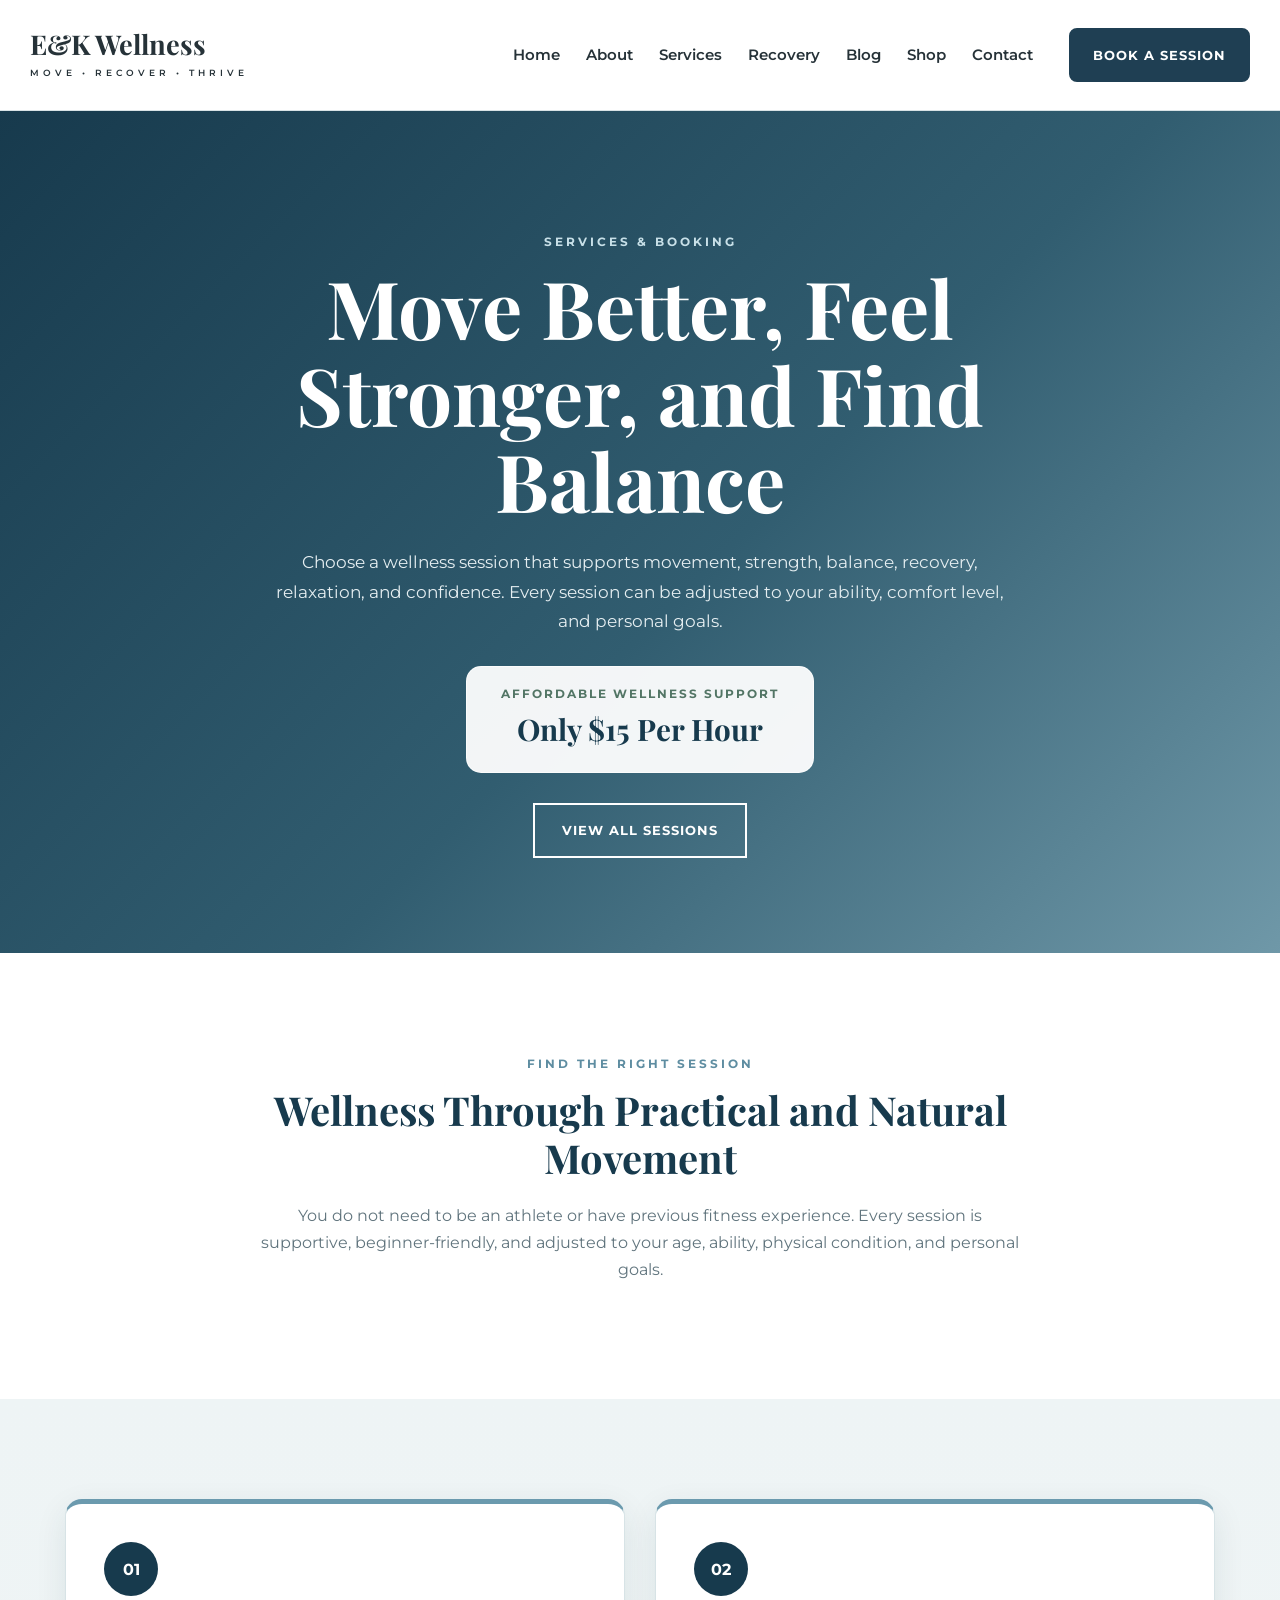
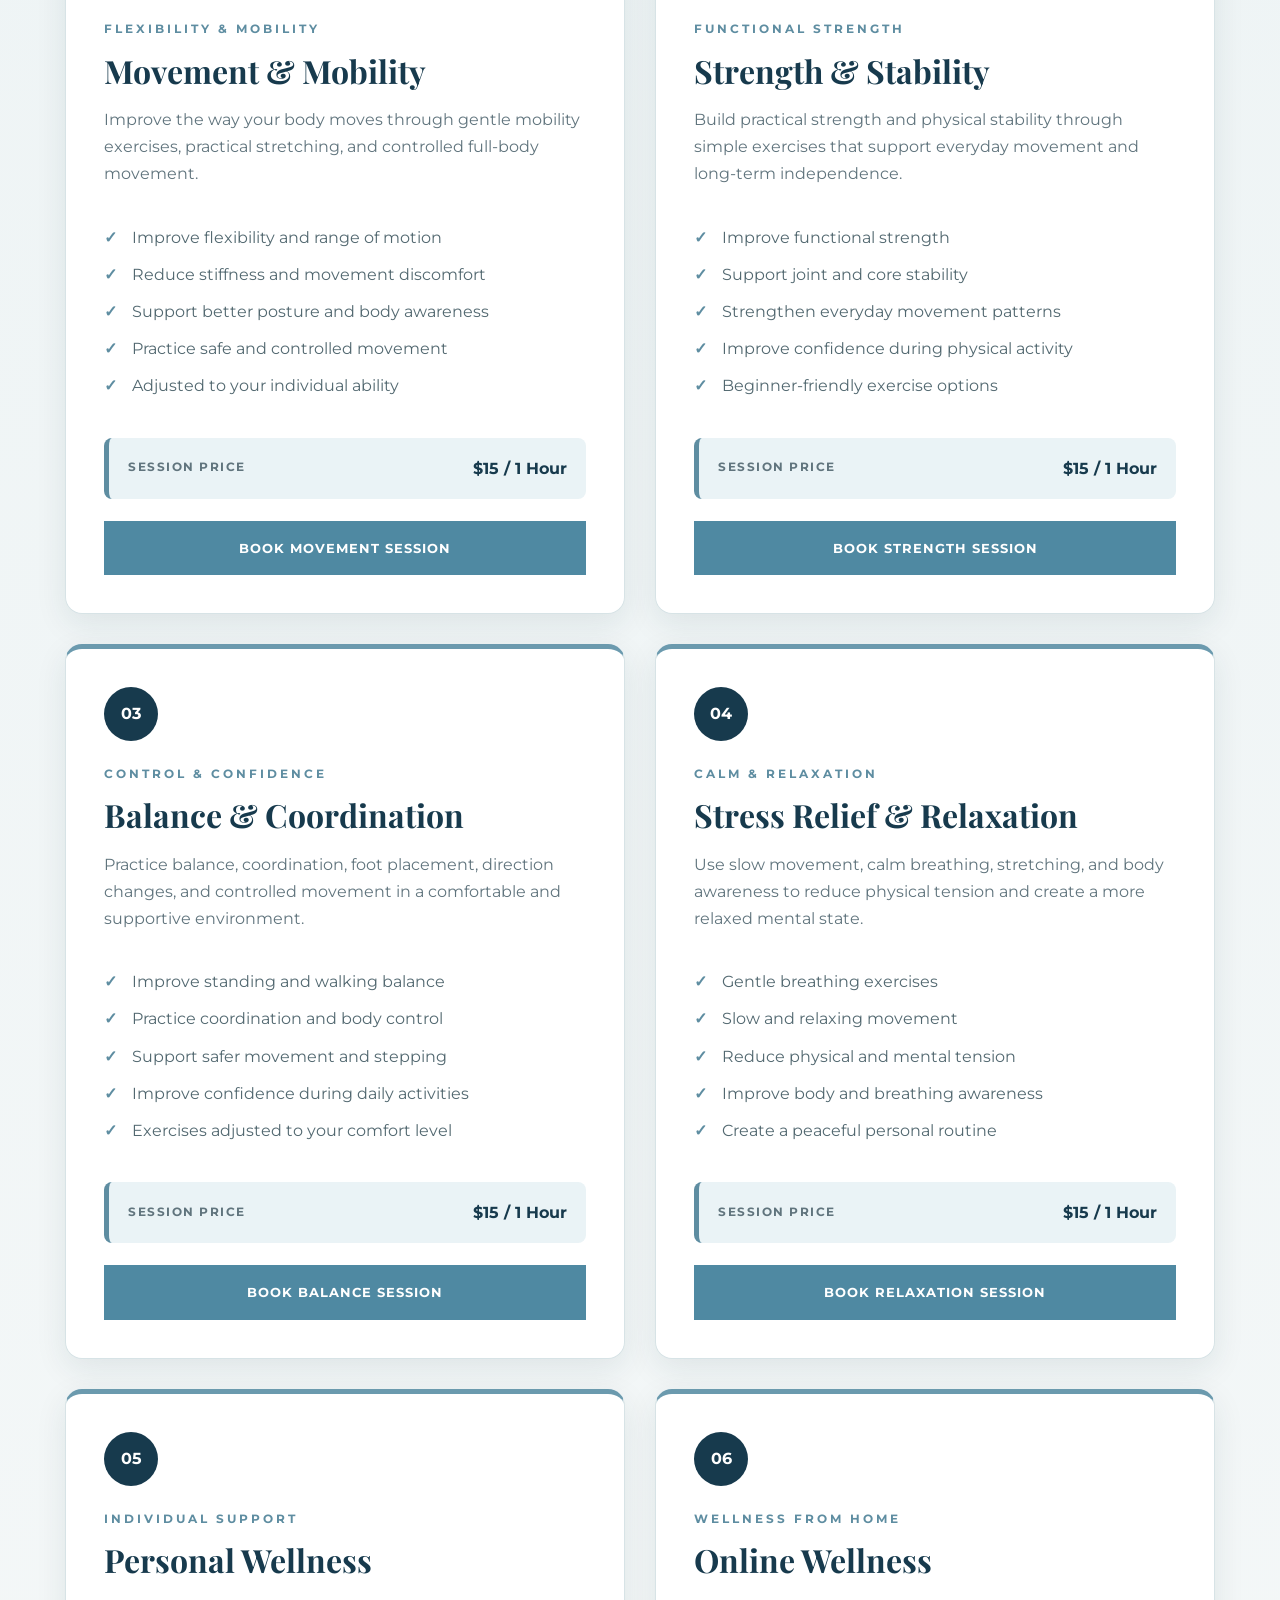
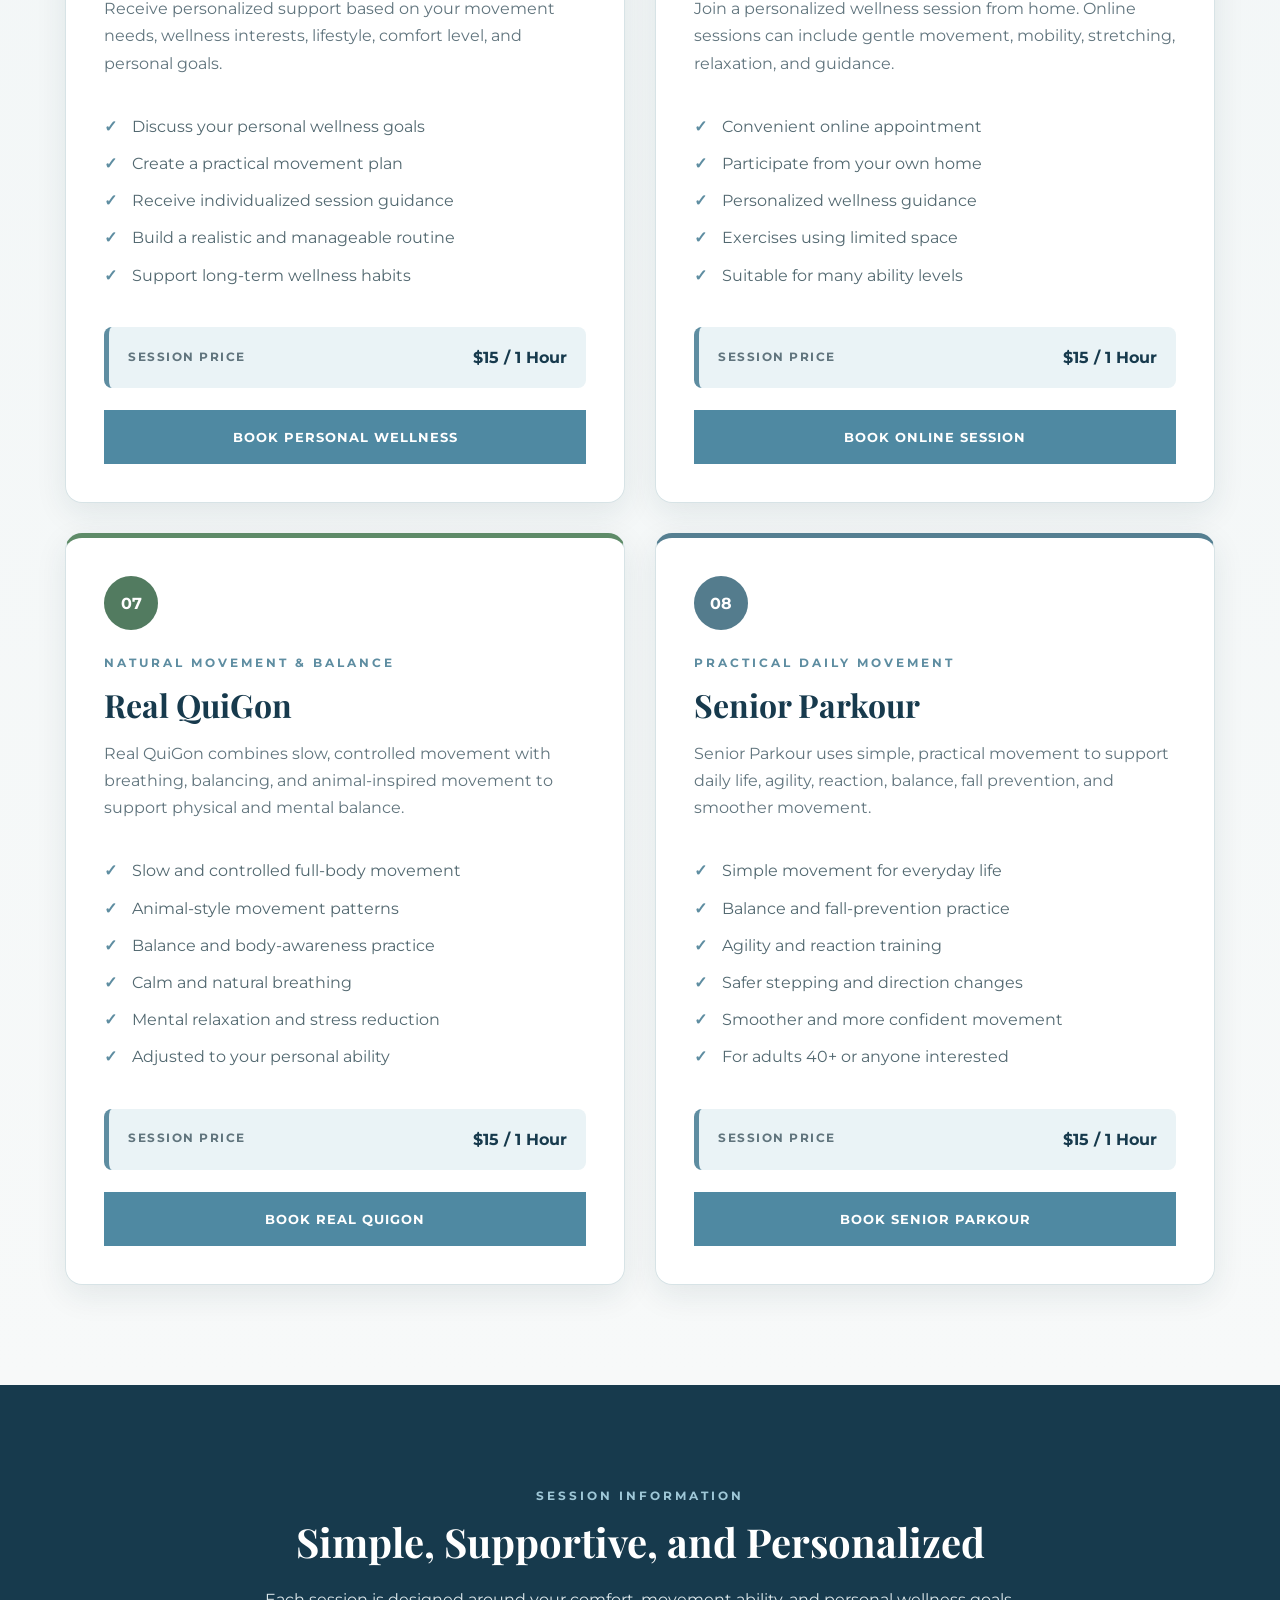
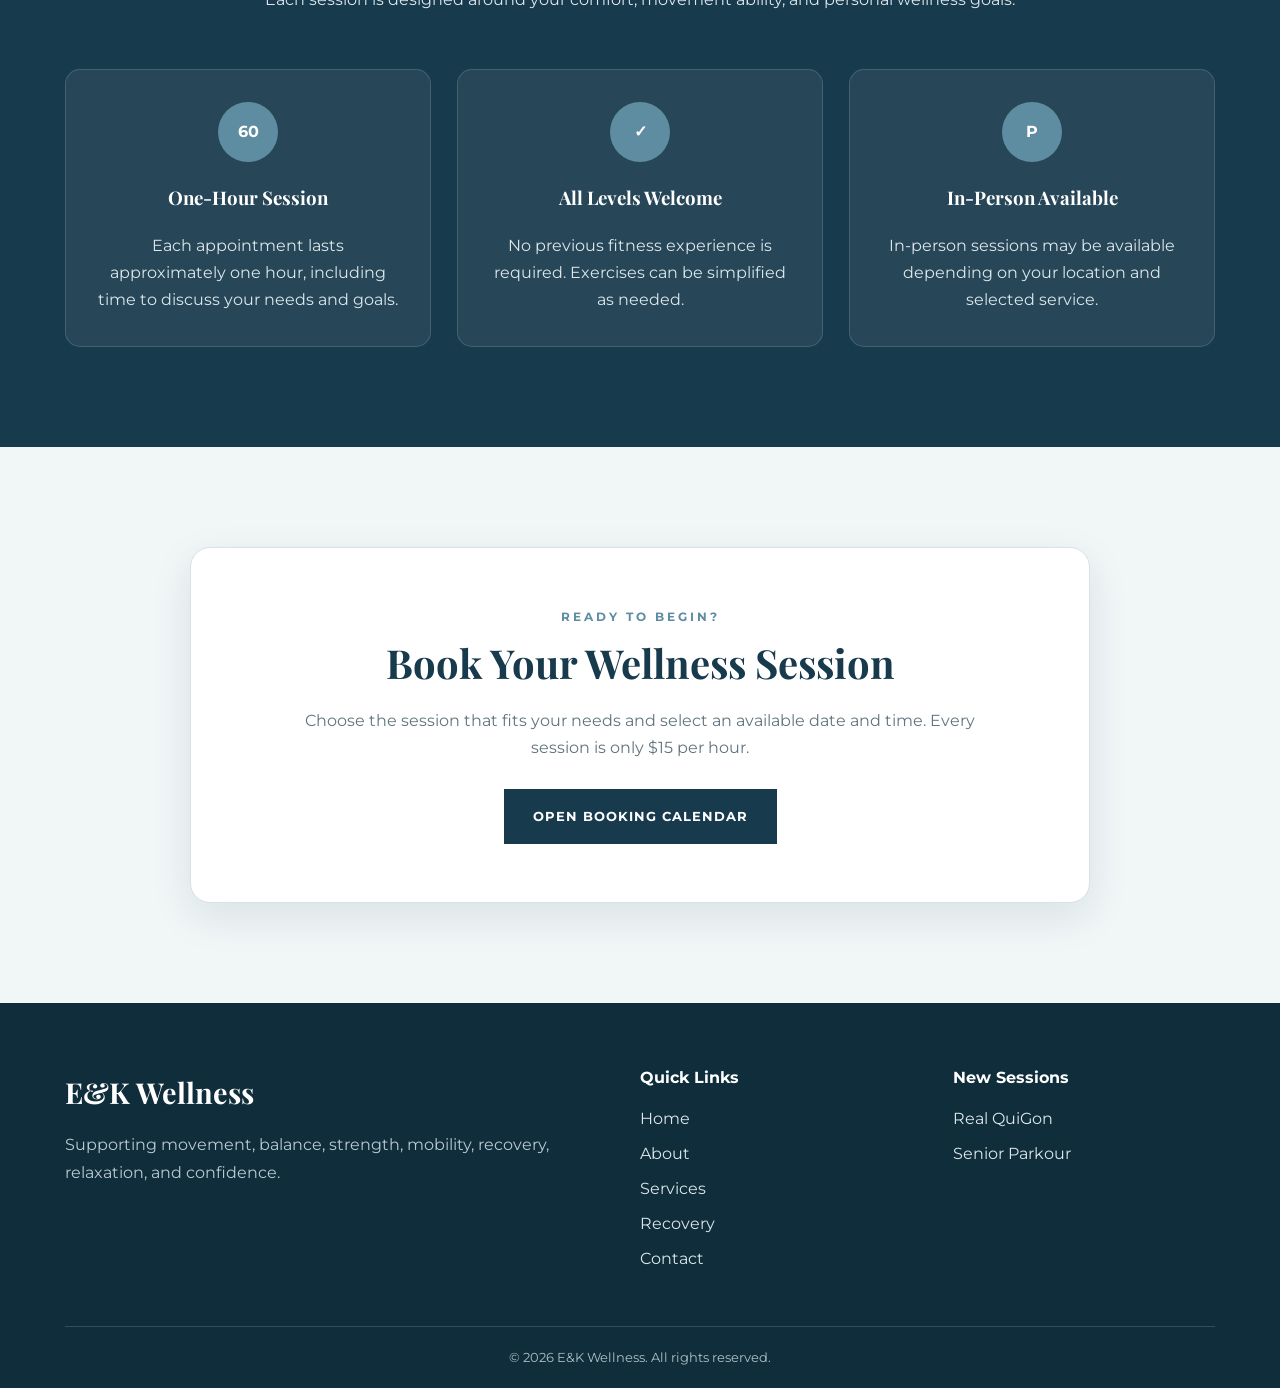
<file: services.html>
<!DOCTYPE html>
<html lang="en">
  <head>
    <meta charset="UTF-8" />

    <meta
      name="viewport"
      content="width=device-width, initial-scale=1.0"
    />

    <meta
      name="description"
      content="Affordable movement, balance, recovery, relaxation, Real QuiGon, and Senior Parkour wellness sessions."
    />

    <title>
      Services &amp; Booking | E&amp;K Wellness
    </title>

    <!-- Google Fonts -->
    <link rel="preconnect" href="https://fonts.googleapis.com" />

    <link
      rel="preconnect"
      href="https://fonts.gstatic.com"
      crossorigin
    />

    <link
      href="https://fonts.googleapis.com/css2?family=Montserrat:wght@400;500;600;700&family=Playfair+Display:wght@600;700&display=swap"
      rel="stylesheet"
    />

    <!-- Same CSS used by Home -->
    <link rel="stylesheet" href="styles.css" />
  </head>

  <body>
    <!-- =========================
         HEADER
    ========================== -->

    <header class="site-header">
      <div class="header-container">
        <a href="index.html" class="logo">
          <span class="logo-main">
            E&amp;K Wellness
          </span>

          <span class="logo-small">
            MOVE • RECOVER • THRIVE
          </span>
        </a>

        <nav class="main-nav" aria-label="Main navigation">
          <ul>
            <li>
              <a href="index.html">
                Home
              </a>
            </li>

            <li>
              <a href="index.html#about">
                About
              </a>
            </li>

            <li>
              <a
                href="services.html"
                aria-current="page"
              >
                Services
              </a>
            </li>

            <li>
              <a href="recovery.html">
                Recovery
              </a>
            </li>

            <li>
              <a href="index.html#blog">
                Blog
              </a>
            </li>

            <li>
              <a href="index.html#shop">
                Shop
              </a>
            </li>

            <li>
              <a href="index.html#contact">
                Contact
              </a>
            </li>
          </ul>
        </nav>

        <a href="#services-list" class="header-button">
          Book a Session
        </a>
      </div>
    </header>

    <main>
      <!-- =========================
           SIMPLE BLUE HERO
      ========================== -->

      <section class="services-page-hero">
        <div class="section-container">
          <p class="section-label">
            SERVICES &amp; BOOKING
          </p>

          <h1>
            Move Better, Feel Stronger, and Find Balance
          </h1>

          <p class="services-hero-text">
            Choose a wellness session that supports movement,
            strength, balance, recovery, relaxation, and
            confidence. Every session can be adjusted to your
            ability, comfort level, and personal goals.
          </p>

          <div class="hero-price-box">
            <span class="hero-price-small">
              AFFORDABLE WELLNESS SUPPORT
            </span>

            <strong>
              Only $15 Per Hour
            </strong>
          </div>

          <a
            href="#services-list"
            class="button secondary-button"
          >
            View All Sessions
          </a>
        </div>
      </section>

      <!-- =========================
           INTRODUCTION
      ========================== -->

      <section class="section services-introduction">
        <div class="section-container">
          <div class="section-heading">
            <p class="section-label">
              FIND THE RIGHT SESSION
            </p>

            <h2>
              Wellness Through Practical and Natural Movement
            </h2>

            <p>
              You do not need to be an athlete or have previous
              fitness experience. Every session is supportive,
              beginner-friendly, and adjusted to your age,
              ability, physical condition, and personal goals.
            </p>
          </div>
        </div>
      </section>

      <!-- =========================
           SERVICES
      ========================== -->

      <section
        class="section booking-services-section"
        id="services-list"
      >
        <div class="section-container">
          <div class="booking-service-grid">
            <!-- Session 1 -->

            <article
              class="booking-service-card"
              id="movement-mobility"
            >
              <div class="service-number">
                01
              </div>

              <p class="section-label">
                FLEXIBILITY &amp; MOBILITY
              </p>

              <h2>
                Movement &amp; Mobility
              </h2>

              <p>
                Improve the way your body moves through gentle
                mobility exercises, practical stretching, and
                controlled full-body movement.
              </p>

              <ul class="service-benefit-list">
                <li>
                  Improve flexibility and range of motion
                </li>

                <li>
                  Reduce stiffness and movement discomfort
                </li>

                <li>
                  Support better posture and body awareness
                </li>

                <li>
                  Practice safe and controlled movement
                </li>

                <li>
                  Adjusted to your individual ability
                </li>
              </ul>

              <div class="service-price-box">
                <span>
                  SESSION PRICE
                </span>

                <strong>
                  $15 / 1 Hour
                </strong>
              </div>

              <a
                href="https://calendar.google.com/calendar/u/0/r/appointment/6eut7302r9vjlhkgicbgd2rcsp_eXVyZXJpc3Vtb2tvQGdtYWlsLmNvbQ?pli=1"
                class="button primary-button service-booking-button"
              >
                Book Movement Session
              </a>
            </article>

            <!-- Session 2 -->

            <article
              class="booking-service-card"
              id="strength-stability"
            >
              <div class="service-number">
                02
              </div>

              <p class="section-label">
                FUNCTIONAL STRENGTH
              </p>

              <h2>
                Strength &amp; Stability
              </h2>

              <p>
                Build practical strength and physical stability
                through simple exercises that support everyday
                movement and long-term independence.
              </p>

              <ul class="service-benefit-list">
                <li>
                  Improve functional strength
                </li>

                <li>
                  Support joint and core stability
                </li>

                <li>
                  Strengthen everyday movement patterns
                </li>

                <li>
                  Improve confidence during physical activity
                </li>

                <li>
                  Beginner-friendly exercise options
                </li>
              </ul>

              <div class="service-price-box">
                <span>
                  SESSION PRICE
                </span>

                <strong>
                  $15 / 1 Hour
                </strong>
              </div>

              <a
                href="https://calendar.google.com/calendar/u/0/r/appointment/6eut7302r9vjlhkgicbgd2rcsp_eXVyZXJpc3Vtb2tvQGdtYWlsLmNvbQ?pli=1"
                class="button primary-button service-booking-button"
              >
                Book Strength Session
              </a>
            </article>

            <!-- Session 3 -->

            <article
              class="booking-service-card"
              id="balance-coordination"
            >
              <div class="service-number">
                03
              </div>

              <p class="section-label">
                CONTROL &amp; CONFIDENCE
              </p>

              <h2>
                Balance &amp; Coordination
              </h2>

              <p>
                Practice balance, coordination, foot placement,
                direction changes, and controlled movement in a
                comfortable and supportive environment.
              </p>

              <ul class="service-benefit-list">
                <li>
                  Improve standing and walking balance
                </li>

                <li>
                  Practice coordination and body control
                </li>

                <li>
                  Support safer movement and stepping
                </li>

                <li>
                  Improve confidence during daily activities
                </li>

                <li>
                  Exercises adjusted to your comfort level
                </li>
              </ul>

              <div class="service-price-box">
                <span>
                  SESSION PRICE
                </span>

                <strong>
                  $15 / 1 Hour
                </strong>
              </div>

              <a
                href="https://calendar.google.com/calendar/u/0/r/appointment/6eut7302r9vjlhkgicbgd2rcsp_eXVyZXJpc3Vtb2tvQGdtYWlsLmNvbQ?pli=1"
                class="button primary-button service-booking-button"
              >
                Book Balance Session
              </a>
            </article>

            <!-- Session 4 -->

            <article
              class="booking-service-card"
              id="stress-relief"
            >
              <div class="service-number">
                04
              </div>

              <p class="section-label">
                CALM &amp; RELAXATION
              </p>

              <h2>
                Stress Relief &amp; Relaxation
              </h2>

              <p>
                Use slow movement, calm breathing, stretching,
                and body awareness to reduce physical tension
                and create a more relaxed mental state.
              </p>

              <ul class="service-benefit-list">
                <li>
                  Gentle breathing exercises
                </li>

                <li>
                  Slow and relaxing movement
                </li>

                <li>
                  Reduce physical and mental tension
                </li>

                <li>
                  Improve body and breathing awareness
                </li>

                <li>
                  Create a peaceful personal routine
                </li>
              </ul>

              <div class="service-price-box">
                <span>
                  SESSION PRICE
                </span>

                <strong>
                  $15 / 1 Hour
                </strong>
              </div>

              <a
                href="https://calendar.google.com/calendar/u/0/r/appointment/6eut7302r9vjlhkgicbgd2rcsp_eXVyZXJpc3Vtb2tvQGdtYWlsLmNvbQ?pli=1"
                class="button primary-button service-booking-button"
              >
                Book Relaxation Session
              </a>
            </article>

            <!-- Session 5 -->

            <article
              class="booking-service-card"
              id="personal-wellness"
            >
              <div class="service-number">
                05
              </div>

              <p class="section-label">
                INDIVIDUAL SUPPORT
              </p>

              <h2>
                Personal Wellness
              </h2>

              <p>
                Receive personalized support based on your
                movement needs, wellness interests, lifestyle,
                comfort level, and personal goals.
              </p>

              <ul class="service-benefit-list">
                <li>
                  Discuss your personal wellness goals
                </li>

                <li>
                  Create a practical movement plan
                </li>

                <li>
                  Receive individualized session guidance
                </li>

                <li>
                  Build a realistic and manageable routine
                </li>

                <li>
                  Support long-term wellness habits
                </li>
              </ul>

              <div class="service-price-box">
                <span>
                  SESSION PRICE
                </span>

                <strong>
                  $15 / 1 Hour
                </strong>
              </div>

              <a
                href="https://calendar.google.com/calendar/u/0/r/appointment/6eut7302r9vjlhkgicbgd2rcsp_eXVyZXJpc3Vtb2tvQGdtYWlsLmNvbQ?pli=1"
                class="button primary-button service-booking-button"
              >
                Book Personal Wellness
              </a>
            </article>

            <!-- Session 6 -->

            <article
              class="booking-service-card"
              id="online-wellness"
            >
              <div class="service-number">
                06
              </div>

              <p class="section-label">
                WELLNESS FROM HOME
              </p>

              <h2>
                Online Wellness
              </h2>

              <p>
                Join a personalized wellness session from home.
                Online sessions can include gentle movement,
                mobility, stretching, relaxation, and guidance.
              </p>

              <ul class="service-benefit-list">
                <li>
                  Convenient online appointment
                </li>

                <li>
                  Participate from your own home
                </li>

                <li>
                  Personalized wellness guidance
                </li>

                <li>
                  Exercises using limited space
                </li>

                <li>
                  Suitable for many ability levels
                </li>
              </ul>

              <div class="service-price-box">
                <span>
                  SESSION PRICE
                </span>

                <strong>
                  $15 / 1 Hour
                </strong>
              </div>

              <a
                href="https://calendar.google.com/calendar/u/0/r/appointment/6eut7302r9vjlhkgicbgd2rcsp_eXVyZXJpc3Vtb2tvQGdtYWlsLmNvbQ?pli=1"
                class="button primary-button service-booking-button"
              >
                Book Online Session
              </a>
            </article>

            <!-- Session 7 -->

            <article
              class="booking-service-card quigon-card"
              id="real-quigon"
            >
              <div class="service-number">
                07
              </div>

              <p class="section-label">
                NATURAL MOVEMENT &amp; BALANCE
              </p>

              <h2>
                Real QuiGon
              </h2>

              <p>
                Real QuiGon combines slow, controlled movement
                with breathing, balancing, and animal-inspired
                movement to support physical and mental balance.
              </p>

              <ul class="service-benefit-list">
                <li>
                  Slow and controlled full-body movement
                </li>

                <li>
                  Animal-style movement patterns
                </li>

                <li>
                  Balance and body-awareness practice
                </li>

                <li>
                  Calm and natural breathing
                </li>

                <li>
                  Mental relaxation and stress reduction
                </li>

                <li>
                  Adjusted to your personal ability
                </li>
              </ul>

              <div class="service-price-box">
                <span>
                  SESSION PRICE
                </span>

                <strong>
                  $15 / 1 Hour
                </strong>
              </div>

              <a
                href="https://calendar.google.com/calendar/u/0/r/appointment/6eut7302r9vjlhkgicbgd2rcsp_eXVyZXJpc3Vtb2tvQGdtYWlsLmNvbQ?pli=1"
                class="button primary-button service-booking-button"
              >
                Book Real QuiGon
              </a>
            </article>

            <!-- Session 8 -->

            <article
              class="booking-service-card senior-card"
              id="senior-parkour"
            >
              <div class="service-number">
                08
              </div>

              <p class="section-label">
                PRACTICAL DAILY MOVEMENT
              </p>

              <h2>
                Senior Parkour
              </h2>

              <p>
                Senior Parkour uses simple, practical movement
                to support daily life, agility, reaction,
                balance, fall prevention, and smoother movement.
              </p>

              <ul class="service-benefit-list">
                <li>
                  Simple movement for everyday life
                </li>

                <li>
                  Balance and fall-prevention practice
                </li>

                <li>
                  Agility and reaction training
                </li>

                <li>
                  Safer stepping and direction changes
                </li>

                <li>
                  Smoother and more confident movement
                </li>

                <li>
                  For adults 40+ or anyone interested
                </li>
              </ul>

              <div class="service-price-box">
                <span>
                  SESSION PRICE
                </span>

                <strong>
                  $15 / 1 Hour
                </strong>
              </div>

              <a
                href="https://calendar.google.com/calendar/u/0/r/appointment/6eut7302r9vjlhkgicbgd2rcsp_eXVyZXJpc3Vtb2tvQGdtYWlsLmNvbQ?pli=1"
                class="button primary-button service-booking-button"
              >
                Book Senior Parkour
              </a>
            </article>
          </div>
        </div>
      </section>

      <!-- =========================
           SESSION INFORMATION
      ========================== -->

      <section class="section session-information-section">
        <div class="section-container">
          <div class="section-heading">
            <p class="section-label">
              SESSION INFORMATION
            </p>

            <h2>
              Simple, Supportive, and Personalized
            </h2>

            <p>
              Each session is designed around your comfort,
              movement ability, and personal wellness goals.
            </p>
          </div>

          <div class="session-information-grid">
            <article class="session-information-card">
              <div class="session-information-icon">
                60
              </div>

              <h3>
                One-Hour Session
              </h3>

              <p>
                Each appointment lasts approximately one hour,
                including time to discuss your needs and goals.
              </p>
            </article>

            <article class="session-information-card">
              <div class="session-information-icon">
                ✓
              </div>

              <h3>
                All Levels Welcome
              </h3>

              <p>
                No previous fitness experience is required.
                Exercises can be simplified as needed.
              </p>
            </article>

            <article class="session-information-card">
              <div class="session-information-icon">
                P
              </div>

              <h3>
                In-Person Available
              </h3>

              <p>
                In-person sessions may be available depending
                on your location and selected service.
              </p>
            </article>
          </div>
        </div>
      </section>

      <!-- =========================
           FINAL BOOKING
      ========================== -->

      <section class="section final-booking-section">
        <div class="section-container">
          <div class="booking-note">
            <p class="section-label">
              READY TO BEGIN?
            </p>

            <h2>
              Book Your Wellness Session
            </h2>

            <p>
              Choose the session that fits your needs and select
              an available date and time. Every session is only
              $15 per hour.
            </p>

            <a
              href="#"
              class="button dark-button"
            >
              Open Booking Calendar
            </a>
          </div>
        </div>
      </section>
    </main>

    <!-- =========================
         FOOTER
    ========================== -->

    <footer class="site-footer">
      <div class="footer-container">
        <div>
          <a href="index.html" class="footer-logo">
            E&amp;K Wellness
          </a>

          <p>
            Supporting movement, balance, strength, mobility,
            recovery, relaxation, and confidence.
          </p>
        </div>

        <div>
          <h2>
            Quick Links
          </h2>

          <ul class="footer-links">
            <li>
              <a href="index.html">
                Home
              </a>
            </li>

            <li>
              <a href="index.html#about">
                About
              </a>
            </li>

            <li>
              <a href="services.html">
                Services
              </a>
            </li>

            <li>
              <a href="recovery.html">
                Recovery
              </a>
            </li>

            <li>
              <a href="index.html#contact">
                Contact
              </a>
            </li>
          </ul>
        </div>

        <div>
          <h2>
            New Sessions
          </h2>

          <ul class="footer-links">
            <li>
              <a href="#real-quigon">
                Real QuiGon
              </a>
            </li>

            <li>
              <a href="#senior-parkour">
                Senior Parkour
              </a>
            </li>
          </ul>
        </div>
      </div>

      <div class="copyright">
        <p>
          &copy; 2026 E&amp;K Wellness.
          All rights reserved.
        </p>
      </div>
    </footer>
  </body>
</html>
</file>
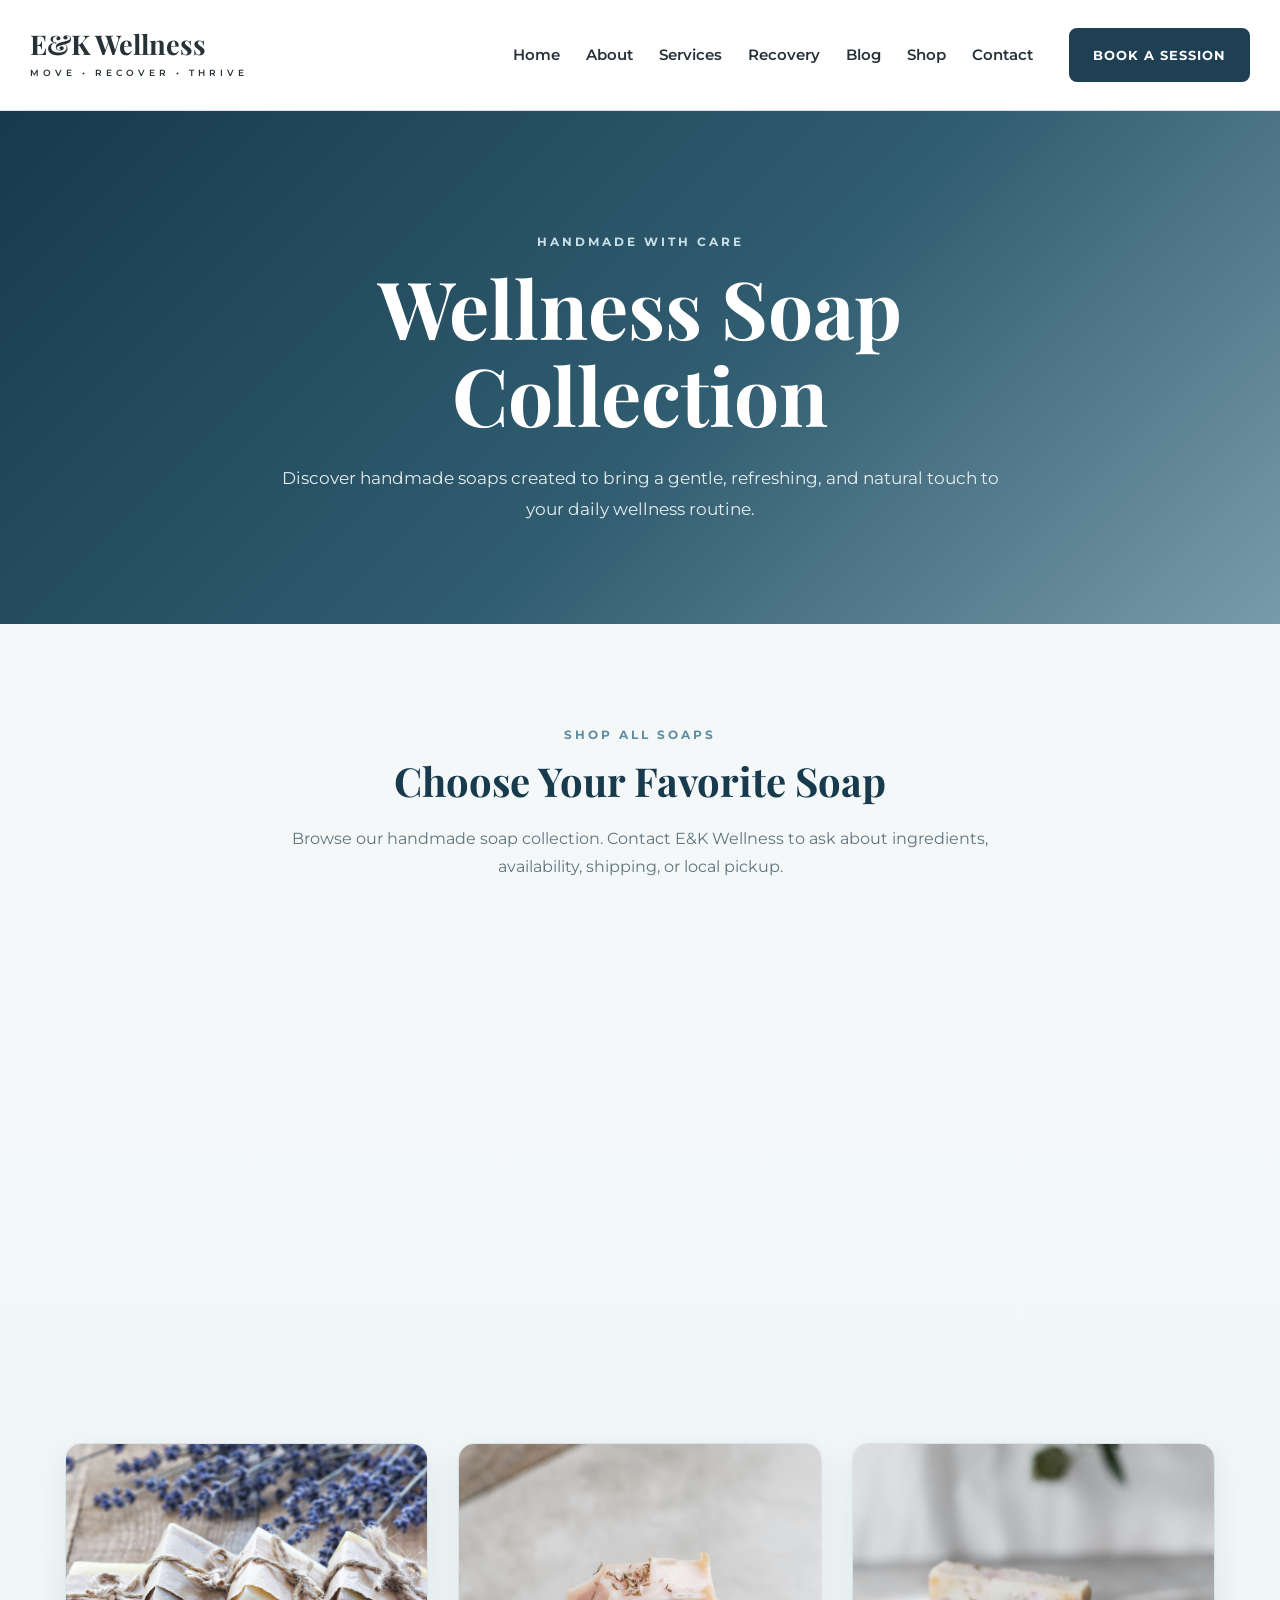
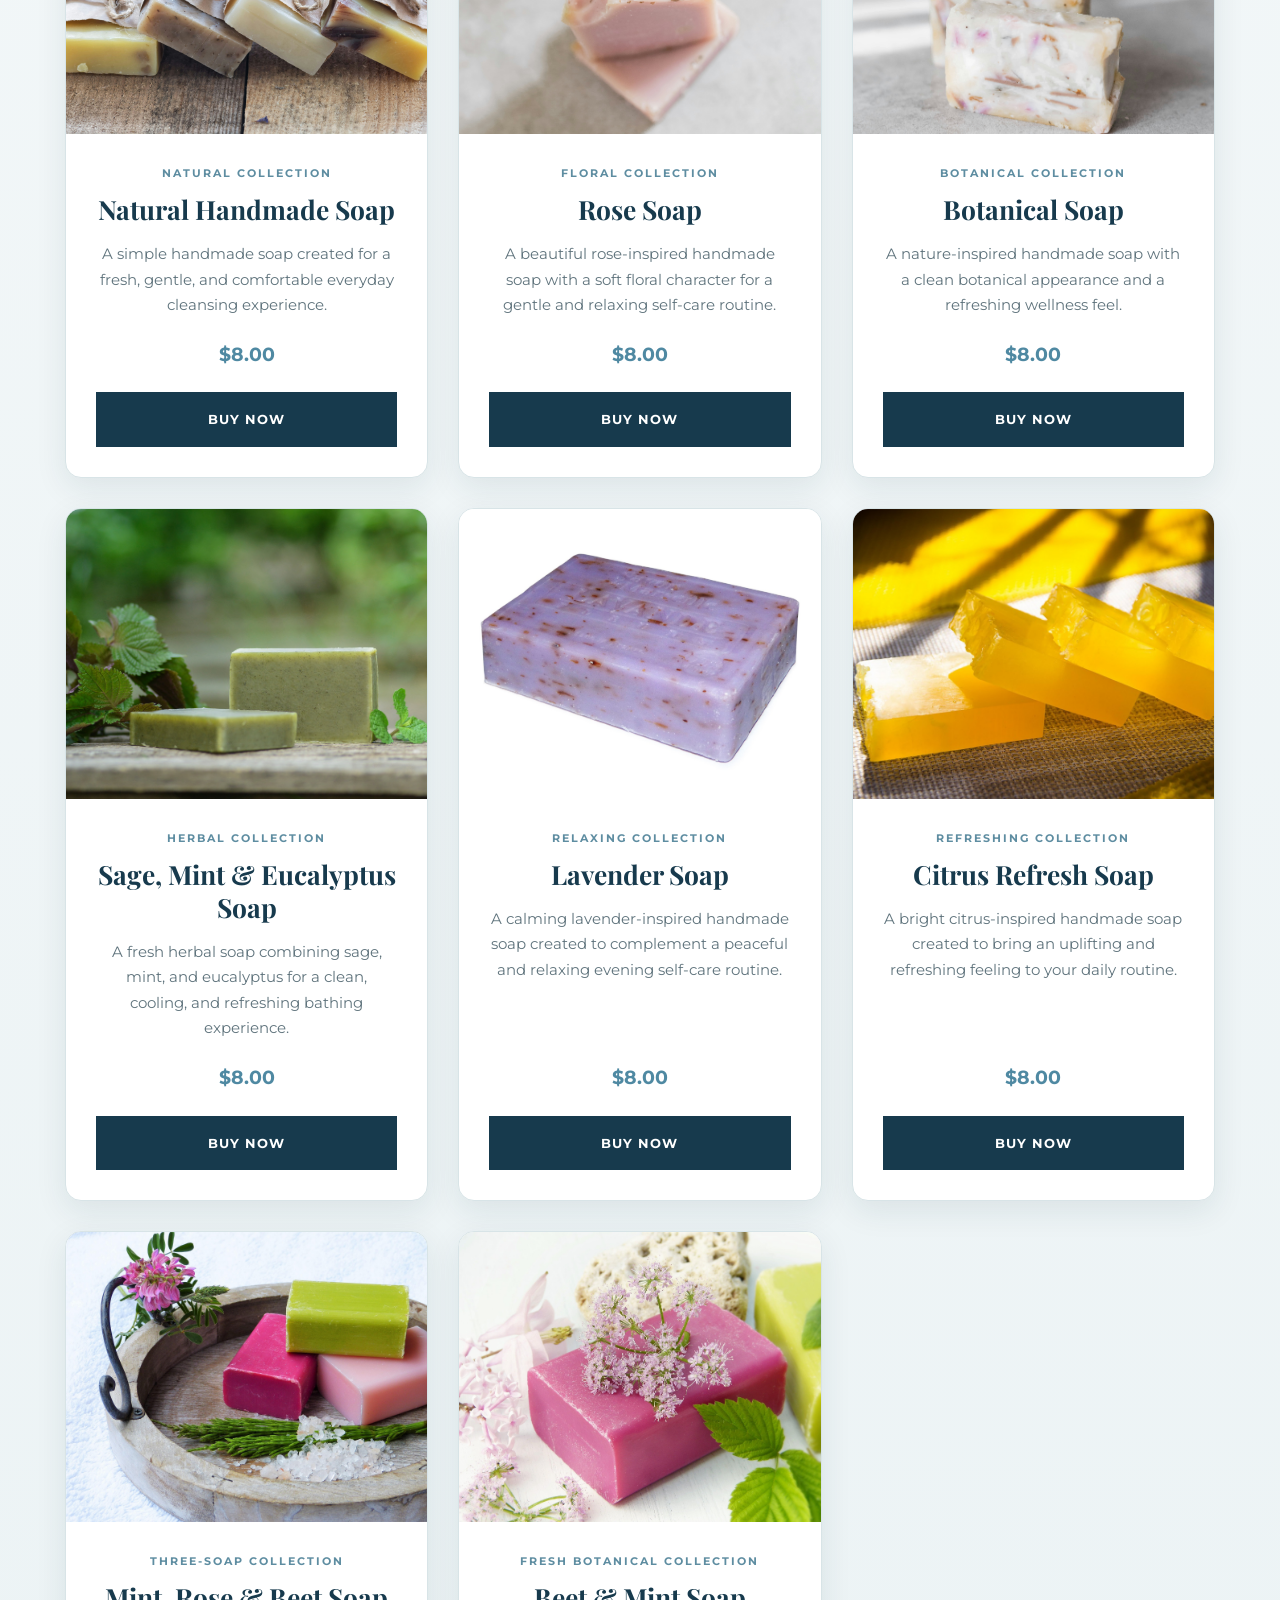
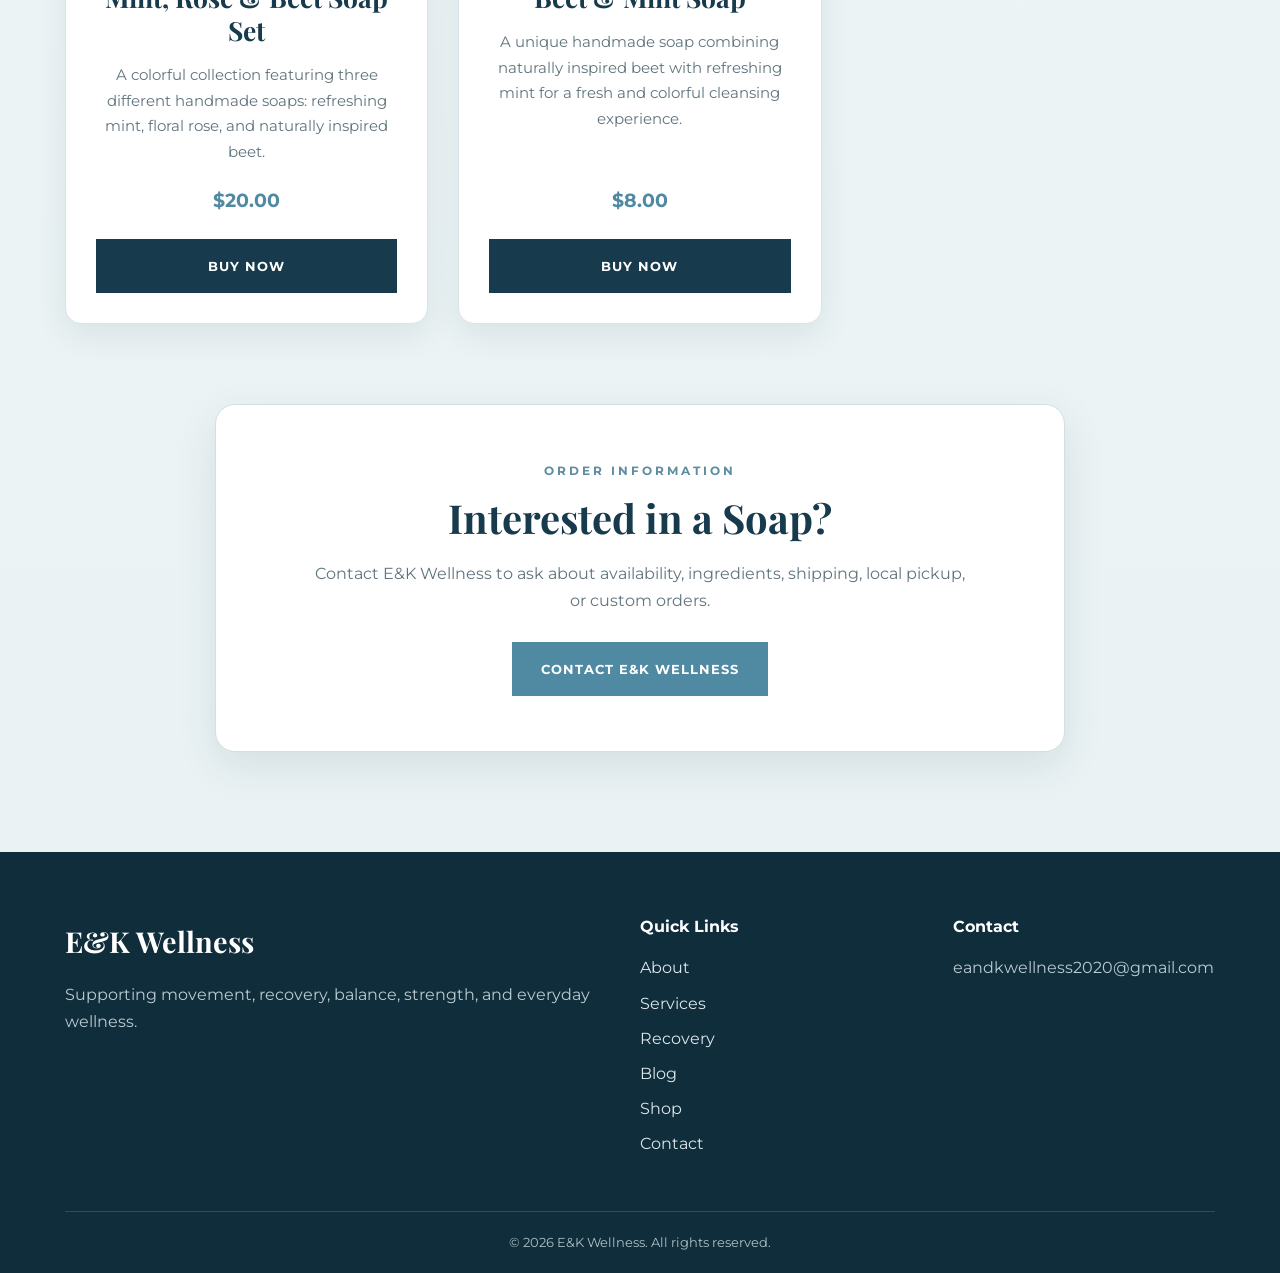
<file: shop.html>
<!DOCTYPE html>
<html lang="en">
  <head>
    <meta charset="UTF-8" />

    <meta
      name="viewport"
      content="width=device-width, initial-scale=1.0"
    />

    <meta
      name="description"
      content="Shop handmade wellness soaps from E&K Wellness."
    />

    <title>Wellness Shop | E&amp;K Wellness</title>

    <!-- Google Fonts -->
    <link rel="preconnect" href="https://fonts.googleapis.com" />

    <link
      rel="preconnect"
      href="https://fonts.gstatic.com"
      crossorigin
    />

    <link
      href="https://fonts.googleapis.com/css2?family=Montserrat:wght@400;500;600;700&family=Playfair+Display:wght@600;700&display=swap"
      rel="stylesheet"
    />

    <!-- Main CSS -->
    <link rel="stylesheet" href="styles.css" />
  </head>

  <body>
    <!-- =========================
         HEADER
    ========================== -->

    <header class="site-header">
      <div class="header-container">
        <a href="index.html#home" class="logo">
          <span class="logo-main">
            E&amp;K Wellness
          </span>

          <span class="logo-small">
            MOVE • RECOVER • THRIVE
          </span>
        </a>

        <nav class="main-nav" aria-label="Main navigation">
          <ul>
            <li>
              <a href="index.html#home">
                Home
              </a>
            </li>

            <li>
              <a href="index.html#about">
                About
              </a>
            </li>

            <li>
              <a href="services.html">
                Services
              </a>
            </li>

            <li>
              <a href="recovery.html">
                Recovery
              </a>
            </li>

            <li>
              <a href="index.html#blog">
                Blog
              </a>
            </li>

            <li>
              <a
                href="shop.html"
                aria-current="page"
              >
                Shop
              </a>
            </li>

            <li>
              <a href="index.html#contact">
                Contact
              </a>
            </li>
          </ul>
        </nav>

        <a
          href="services.html"
          class="header-button"
        >
          Book a Session
        </a>
      </div>
    </header>

    <main>
      <!-- =========================
           SHOP HERO
      ========================== -->

      <section class="shop-page-hero">
        <div class="section-container">
          <p class="section-label">
            HANDMADE WITH CARE
          </p>

          <h1>
            Wellness Soap Collection
          </h1>

          <p class="shop-page-hero-text">
            Discover handmade soaps created to bring a gentle,
            refreshing, and natural touch to your daily
            wellness routine.
          </p>
        </div>
      </section>

      <!-- =========================
           ALL PRODUCTS
      ========================== -->

      <section class="section full-shop-section">
        <div class="section-container">
          <div class="section-heading">
            <p class="section-label">
              SHOP ALL SOAPS
            </p>

            <h2>
              Choose Your Favorite Soap
            </h2>

            <p>
              Browse our handmade soap collection.
              Contact E&amp;K Wellness to ask about ingredients,
              availability, shipping, or local pickup.
            </p>
          </div>

          <!-- Soap promotional video -->

          <div class="shop-video-container">
            <iframe
              src="https://www.youtube.com/embed/J4iFWAkbF2A"
              title="E&K Wellness handmade soap promotional video"
              allow="accelerometer; autoplay; clipboard-write; encrypted-media; gyroscope; picture-in-picture; web-share"
              allowfullscreen
            ></iframe>
          </div>

          <!-- Soap products -->

          <div class="shop-product-grid">
            <!-- =========================
                 PRODUCT 1
            ========================== -->

            <article
              class="shop-product-card"
              id="natural-handmade-soap"
            >
              <img
                src="soap-1.jpg"
                alt="Natural handmade soap"
              />

              <div class="shop-product-content">
                <p class="product-category">
                  Natural Collection
                </p>

                <h2>
                  Natural Handmade Soap
                </h2>

                <p class="product-description">
                  A simple handmade soap created for a fresh,
                  gentle, and comfortable everyday cleansing
                  experience.
                </p>

                <p class="product-price">
                  $8.00
                </p>

                <a
                  href="https://square.link/u/dMs5E5hV"
                  class="button dark-button"
                  target="_blank"
                  rel="noopener noreferrer"
                >
                  Buy Now
                </a>
              </div>
            </article>

            <!-- =========================
                 PRODUCT 2
            ========================== -->

            <article
              class="shop-product-card"
              id="rose-soap"
            >
              <img
                src="soap-2.jpg"
                alt="Rose handmade soap"
              />

              <div class="shop-product-content">
                <p class="product-category">
                  Floral Collection
                </p>

                <h2>
                  Rose Soap
                </h2>

                <p class="product-description">
                  A beautiful rose-inspired handmade soap
                  with a soft floral character for a gentle
                  and relaxing self-care routine.
                </p>

                <p class="product-price">
                  $8.00
                </p>

                <a
                  href="https://square.link/u/eJtz2k0C"
                  class="button dark-button"
                  target="_blank"
                  rel="noopener noreferrer"
                >
                  Buy Now
                </a>
              </div>
            </article>

            <!-- =========================
                 PRODUCT 3
            ========================== -->

            <article
              class="shop-product-card"
              id="botanical-soap"
            >
              <img
                src="soap-3.jpg"
                alt="Botanical handmade soap"
              />

              <div class="shop-product-content">
                <p class="product-category">
                  Botanical Collection
                </p>

                <h2>
                  Botanical Soap
                </h2>

                <p class="product-description">
                  A nature-inspired handmade soap with a clean
                  botanical appearance and a refreshing
                  wellness feel.
                </p>

                <p class="product-price">
                  $8.00
                </p>

                <a
                  href="https://square.link/u/zVxVYc8B"
                  class="button dark-button"
                  target="_blank"
                  rel="noopener noreferrer"
                >
                  Buy Now
                </a>
              </div>
            </article>

            <!-- =========================
                 PRODUCT 4
            ========================== -->

            <article
              class="shop-product-card"
              id="sage-mint-eucalyptus-soap"
            >
              <img
                src="soap-4.jpg"
                alt="Sage mint and eucalyptus handmade soap"
              />

              <div class="shop-product-content">
                <p class="product-category">
                  Herbal Collection
                </p>

                <h2>
                  Sage, Mint &amp; Eucalyptus Soap
                </h2>

                <p class="product-description">
                  A fresh herbal soap combining sage, mint,
                  and eucalyptus for a clean, cooling, and
                  refreshing bathing experience.
                </p>

                <p class="product-price">
                  $8.00
                </p>

                <a
                  href="https://square.link/u/xzo2kIbq"
                  class="button dark-button"
                  target="_blank"
                  rel="noopener noreferrer"
                >
                  Buy Now
                </a>
              </div>
            </article>

            <!-- =========================
                 PRODUCT 5
            ========================== -->

            <article
              class="shop-product-card"
              id="lavender-soap"
            >
              <img
                src="soap-5.jpg"
                alt="Lavender handmade soap"
              />

              <div class="shop-product-content">
                <p class="product-category">
                  Relaxing Collection
                </p>

                <h2>
                  Lavender Soap
                </h2>

                <p class="product-description">
                  A calming lavender-inspired handmade soap
                  created to complement a peaceful and
                  relaxing evening self-care routine.
                </p>

                <p class="product-price">
                  $8.00
                </p>

                <a
                  href="https://square.link/u/pLYmObTN"
                  class="button dark-button"
                  target="_blank"
                  rel="noopener noreferrer"
                >
                  Buy Now
                </a>
              </div>
            </article>

            <!-- =========================
                 PRODUCT 6
            ========================== -->

            <article
              class="shop-product-card"
              id="citrus-refresh-soap"
            >
              <img
                src="soap-6.jpg"
                alt="Citrus handmade soap"
              />

              <div class="shop-product-content">
                <p class="product-category">
                  Refreshing Collection
                </p>

                <h2>
                  Citrus Refresh Soap
                </h2>

                <p class="product-description">
                  A bright citrus-inspired handmade soap
                  created to bring an uplifting and refreshing
                  feeling to your daily routine.
                </p>

                <p class="product-price">
                  $8.00
                </p>

                <a
                  href="https://square.link/u/112ugCNc"
                  class="button dark-button"
                  target="_blank"
                  rel="noopener noreferrer"
                >
                  Buy Now
                </a>
              </div>
            </article>

            <!-- =========================
                 PRODUCT 7
            ========================== -->

            <article
              class="shop-product-card"
              id="mint-rose-beet-soap-set"
            >
              <img
                src="soap-7.jpg"
                alt="Mint rose and beet handmade soap set"
              />

              <div class="shop-product-content">
                <p class="product-category">
                  Three-Soap Collection
                </p>

                <h2>
                  Mint, Rose &amp; Beet Soap Set
                </h2>

                <p class="product-description">
                  A colorful collection featuring three
                  different handmade soaps: refreshing mint,
                  floral rose, and naturally inspired beet.
                </p>

                <p class="product-price">
                  $20.00
                </p>

                <a
                  href="https://square.link/u/AqBExSc9"
                  class="button dark-button"
                  target="_blank"
                  rel="noopener noreferrer"
                >
                  Buy Now
                </a>
              </div>
            </article>

            <!-- =========================
                 PRODUCT 8
            ========================== -->

            <article
              class="shop-product-card"
              id="beet-mint-soap"
            >
              <img
                src="soap-8.jpg"
                alt="Beet and mint handmade soap"
              />

              <div class="shop-product-content">
                <p class="product-category">
                  Fresh Botanical Collection
                </p>

                <h2>
                  Beet &amp; Mint Soap
                </h2>

                <p class="product-description">
                  A unique handmade soap combining naturally
                  inspired beet with refreshing mint for a
                  fresh and colorful cleansing experience.
                </p>

                <p class="product-price">
                  $8.00
                </p>

                <a
                  href="https://square.link/u/1YlNyXWn"
                  class="button dark-button"
                  target="_blank"
                  rel="noopener noreferrer"
                >
                  Buy Now
                </a>
              </div>
            </article>
          </div>

          <!-- =========================
               ORDER INFORMATION
          ========================== -->

          <div class="shop-contact-note">
            <p class="section-label">
              ORDER INFORMATION
            </p>

            <h2>
              Interested in a Soap?
            </h2>

            <p>
              Contact E&amp;K Wellness to ask about availability,
              ingredients, shipping, local pickup, or custom orders.
            </p>

            <a
              href="index.html#contact"
              class="button primary-button"
            >
              Contact E&amp;K Wellness
            </a>
          </div>
        </div>
      </section>
    </main>

    <!-- =========================
         FOOTER
    ========================== -->

    <footer class="site-footer">
      <div class="footer-container">
        <div>
          <a
            href="index.html#home"
            class="footer-logo"
          >
            E&amp;K Wellness
          </a>

          <p>
            Supporting movement, recovery, balance, strength,
            and everyday wellness.
          </p>
        </div>

        <div>
          <h2>
            Quick Links
          </h2>

          <ul class="footer-links">
            <li>
              <a href="index.html#about">
                About
              </a>
            </li>

            <li>
              <a href="services.html">
                Services
              </a>
            </li>

            <li>
              <a href="recovery.html">
                Recovery
              </a>
            </li>

            <li>
              <a href="index.html#blog">
                Blog
              </a>
            </li>

            <li>
              <a href="shop.html">
                Shop
              </a>
            </li>

            <li>
              <a href="index.html#contact">
                Contact
              </a>
            </li>
          </ul>
        </div>

        <div>
          <h2>
            Contact
          </h2>

          <p>
            <a href="mailto:eandkwellness2020@gmail.com">
              eandkwellness2020@gmail.com
            </a>
          </p>
        </div>
      </div>

      <div class="copyright">
        <p>
          &copy; 2026 E&amp;K Wellness.
          All rights reserved.
        </p>
      </div>
    </footer>
  </body>
</html>
</file>
<file: styles.css>
/* =========================
   BASIC RESET
========================== */

* {
  box-sizing: border-box;
}

html {
  scroll-behavior: smooth;
}

body {
  margin: 0;

  background-color: #ffffff;
  color: #263238;

  font-family: "Montserrat", sans-serif;
  line-height: 1.7;
}

img {
  display: block;
  width: 100%;
}

a {
  color: inherit;
  text-decoration: none;
}

ul {
  margin: 0;
  padding: 0;

  list-style: none;
}

h1,
h2,
h3,
p,
blockquote {
  margin-top: 0;
}

h1,
h2,
h3 {
  font-family: "Playfair Display", serif;
}

h2 {
  margin-bottom: 20px;

  color: #173a4d;

  font-size: 2.5rem;
  line-height: 1.2;
}

/* =========================
   HEADER
========================== */

/* Header */

.site-header {
  position: relative;
  z-index: 1000;

  width: 100%;
  background-color: #ffffff;
  border-bottom: 1px solid #d8e2e5;
}

.header-container {
  display: flex;
  align-items: center;
  gap: 24px;

  width: 100%;
  max-width: 1400px;
  min-height: 110px;
  margin: 0 auto;
  padding: 12px 30px;
}

/* Image logo */

.image-logo-link {
  display: flex;
  align-items: center;
  flex-shrink: 0;
}

.site-logo-image {
  display: block;

  width: 230px;
  height: 90px;

  object-fit: contain;
}

/* Text logo */

.logo {
  display: flex;
  flex-direction: column;
  flex-shrink: 0;

  width: 210px;
}

.logo-main {
  font-family: "Playfair Display", serif;
  font-size: 1.7rem;
  font-weight: 700;
  line-height: 1.1;
  white-space: nowrap;
}

.logo-small {
  margin-top: 5px;

  font-size: 0.58rem;
  font-weight: 600;
  letter-spacing: 4px;
  white-space: nowrap;
}

/* Navigation */

.main-nav {
  margin-left: auto;
}

.main-nav ul {
  display: flex;
  align-items: center;
  gap: 26px;

  margin: 0;
  padding: 0;

  list-style: none;
}

.main-nav a {
  font-size: 0.92rem;
  font-weight: 600;
  white-space: nowrap;
}

/* Book button */

.header-button {
  display: inline-block;

  margin-left: 12px;
  padding: 14px 22px;
  border: 2px solid #1f3f53;
  border-radius: 8px;

  background-color: #1f3f53;
  color: #ffffff;

  font-size: 0.82rem;
  font-weight: 700;
  letter-spacing: 1px;
  text-transform: uppercase;
  white-space: nowrap;
  text-align: center;
}
.header-button:hover {
  background-color: #2f5d50;
  border-color: #2f5d50;
  color: #ffffff;
}
/* =========================
   HOME HERO
========================== */

.hero-section {
  position: relative;

  display: flex;
  align-items: center;
  justify-content: center;

  min-height: 720px;
  padding: 80px 25px 140px;

  overflow: hidden;

  background:
    linear-gradient(
      180deg,
      #8ea1ab 0%,
      #889ca7 35%,
      #7e95a0 65%,
      #748b97 100%
    );

  color: #ffffff;
  text-align: center;
}

.hero-section::before {
  position: absolute;
  inset: 0;
  z-index: 1;

  background:
    radial-gradient(
      circle at 20% 20%,
      rgba(255, 255, 255, 0.1),
      transparent 28%
    ),
    radial-gradient(
      circle at 80% 25%,
      rgba(255, 255, 255, 0.07),
      transparent 24%
    );

  content: "";
}

.hero-content {
  position: relative;
  z-index: 3;

  max-width: 850px;
}

.hero-kicker {
  margin: 0 0 18px;

  color: #dcebf1;

  font-size: 0.82rem;
  font-weight: 700;
  letter-spacing: 5px;
}

.hero-content h1 {
  margin-bottom: 20px;

  color: #ffffff;

  font-size: 5rem;
  line-height: 1.1;
}

.hero-text {
  max-width: 720px;
  margin: 0 auto 35px;

  color: rgba(255, 255, 255, 0.94);

  font-size: 1.15rem;
  line-height: 1.7;
}

.hero-buttons {
  display: flex;
  flex-wrap: wrap;
  justify-content: center;
  gap: 15px;
}

/* =========================
   WAVES
========================== */

.wave-wrapper {
  position: absolute;
  right: 0;
  bottom: 0;
  left: 0;
  z-index: 2;

  width: 100%;

  line-height: 0;
}

.waves {
  position: relative;

  display: block;

  width: 100%;
  height: 180px;
  min-height: 120px;
  max-height: 220px;
}

.parallax > use {
  animation:
    moveWaves 25s
    cubic-bezier(0.55, 0.5, 0.45, 0.5)
    infinite;
}

.parallax > use:nth-child(1) {
  animation-delay: -2s;
  animation-duration: 10s;
}

.parallax > use:nth-child(2) {
  animation-delay: -3s;
  animation-duration: 14s;
}

.parallax > use:nth-child(3) {
  animation-delay: -4s;
  animation-duration: 18s;
}

.parallax > use:nth-child(4) {
  animation-delay: -5s;
  animation-duration: 24s;
}

@keyframes moveWaves {
  0% {
    transform: translate3d(-90px, 0, 0);
  }

  100% {
    transform: translate3d(85px, 0, 0);
  }
}

/* =========================
   GENERAL SECTIONS
========================== */

.section {
  padding: 100px 25px;
}

.section-container {
  max-width: 1150px;
  margin: 0 auto;
}

.section-label {
  margin-bottom: 12px;

  color: #5e8da1;

  font-size: 0.78rem;
  font-weight: 700;
  letter-spacing: 3px;
  text-transform: uppercase;
}

.section-heading {
  max-width: 760px;
  margin: 0 auto 55px;

  text-align: center;
}

.section-heading p:last-child {
  color: #60747d;
}

.two-column {
  display: grid;
  grid-template-columns: 1fr 1fr;
  align-items: center;
  gap: 70px;
}

.image-column img {
  min-height: 480px;

  border-radius: 28px;

  object-fit: cover;
}

.text-column p {
  color: #526870;
}

.text-link {
  display: inline-block;

  margin-top: 12px;

  color: #4f89a2;

  font-weight: 700;
}

/* =========================
   BUTTONS
========================== */

.button {
  display: inline-block;

  padding: 14px 27px;
  border: 2px solid transparent;

  cursor: pointer;

  font-family: "Montserrat", sans-serif;
  font-size: 0.82rem;
  font-weight: 700;
  letter-spacing: 1px;
  text-align: center;
  text-transform: uppercase;

  transition:
    background-color 0.3s ease,
    color 0.3s ease,
    border-color 0.3s ease,
    transform 0.3s ease;
}

.button:hover {
  transform: translateY(-2px);
}

.primary-button {
  background-color: #4f89a2;
  color: #ffffff;
}

.primary-button:hover {
  background-color: #376d86;
}

.secondary-button {
  border-color: #ffffff;

  background-color: transparent;
  color: #ffffff;
}

.secondary-button:hover {
  background-color: #ffffff;
  color: #173a4d;
}

.dark-button {
  background-color: #173a4d;
  color: #ffffff;
}

.dark-button:hover {
  background-color: #27596f;
}

/* =========================
   ABOUT
========================== */

.about-section {
  padding: 45px 35px;

  background:
    linear-gradient(
      135deg,
      #edf6f8 0%,
      #dcecf1 50%,
      #c7dde5 100%
    );
}

.about-container {
  display: grid;
  grid-template-columns: 1fr 1.2fr;
  align-items: stretch;

  max-width: 1250px;
  margin: 0 auto;

  overflow: hidden;

  border: 1px solid rgba(91, 139, 158, 0.22);
  border-radius: 30px;

  background-color: rgba(248, 252, 253, 0.96);

  box-shadow:
    0 20px 50px rgba(50, 82, 96, 0.18),
    0 5px 15px rgba(50, 82, 96, 0.08);
}

.about-image {
  display: flex;
  align-items: center;
  justify-content: center;

  min-height: 650px;
  margin: 22px;
  padding: 14px;

  overflow: hidden;

  border: 1px solid rgba(91, 139, 158, 0.24);
  border-radius: 34px;

  background:
    linear-gradient(
      145deg,
      rgba(225, 240, 245, 0.98),
      rgba(205, 226, 234, 0.98)
    );
}

.about-image img {
  height: 100%;
  min-height: 620px;

  border: 6px solid rgba(255, 255, 255, 0.92);
  border-radius: 28px;

  object-fit: cover;
}

.about-content {
  display: flex;
  flex-direction: column;
  justify-content: center;

  padding: 60px 70px;
}

.about-label {
  margin: 0 0 18px;

  color: #4e788b;

  font-size: 0.8rem;
  font-weight: 700;
  letter-spacing: 4px;
}

.about-content h2 {
  margin: 0 0 25px;

  color: #173e55;

  font-size: clamp(2.4rem, 4vw, 4rem);
  line-height: 1.08;
}

.about-content p {
  max-width: 650px;
  margin: 0 0 22px;

  color: #486575;

  font-size: 1.05rem;
}

.about-button {
  display: inline-block;
  align-self: flex-start;

  margin-top: 18px;
  padding: 15px 28px;

  border-radius: 8px;

  background-color: #4f89a2;
  color: #ffffff;

  font-weight: 700;
}

/* =========================
   HOME SERVICES
========================== */

.services-section {
  background-color: #f1f6f7;
}

.card-grid {
  display: grid;
  grid-template-columns: repeat(3, 1fr);
  gap: 28px;
}

.service-card {
  overflow: hidden;

  border-radius: 12px;

  background-color: #ffffff;

  box-shadow:
    0 8px 30px rgba(24, 57, 71, 0.08);
}

.service-card img {
  height: 240px;

  object-fit: cover;
}

.card-content {
  padding: 28px;
}

.service-card h3 {
  margin-bottom: 12px;

  color: #173a4d;

  font-family: "Playfair Display", serif;
  font-size: 1.5rem;
}

.service-card p {
  margin-bottom: 0;

  color: #61747c;
}

.text-service-card {
  padding: 35px 30px;
}

.service-icon {
  display: flex;
  align-items: center;
  justify-content: center;

  width: 58px;
  height: 58px;
  margin-bottom: 24px;

  border-radius: 50%;

  background-color: #e2eff1;
  color: #173a4d;

  font-weight: 700;
}

.service-link-card {
  display: block;

  transition:
    transform 0.3s ease,
    box-shadow 0.3s ease;
}

.service-link-card:hover {
  transform: translateY(-6px);

  box-shadow:
    0 14px 35px rgba(24, 57, 71, 0.16);
}

.service-card-link {
  display: inline-block;

  margin-top: 18px;

  color: #4f89a2;

  font-size: 0.82rem;
  font-weight: 700;
}

/* =========================
   HOME RECOVERY SECTION
========================== */

.recovery-section {
  background-color: #173a4d;
}

.recovery-section h2 {
  color: #ffffff;
}

.recovery-section .text-column p {
  color: #dce7eb;
}

.recovery-button {
  background-color: #4f89a2;
  color: #ffffff;
}

.reverse-column {
  grid-template-columns: 1fr 1fr;
}

/* =========================
   BLOG
========================== */

.blog-section {
  background-color: #ffffff;
}

.blog-grid {
  display: grid;
  grid-template-columns: repeat(3, 1fr);
  gap: 28px;
}

.blog-card {
  padding: 35px;

  border-top: 4px solid #7da9bb;
  border-radius: 10px;

  background-color: #f5f8f9;
}

.blog-date {
  margin-bottom: 15px;

  color: #4f89a2;

  font-size: 0.75rem;
  font-weight: 700;
  letter-spacing: 2px;
  text-transform: uppercase;
}

.blog-card h3 {
  color: #173a4d;

  font-family: "Playfair Display", serif;
  font-size: 1.45rem;
}

.blog-card p {
  color: #60747d;
}

/* =========================
   SHOP
========================== */

.shop-section {
  background-color: #f1f6f7;
}

.product-grid {
  display: grid;
  grid-template-columns: repeat(3, 1fr);
  align-items: stretch;
  gap: 28px;
}

.product-card {
  display: flex;
  flex-direction: column;

  overflow: hidden;

  border-radius: 12px;

  background-color: #ffffff;

  box-shadow:
    0 8px 30px rgba(24, 57, 71, 0.08);

  text-align: center;
}

.product-card img {
  display: block;

  width: 100%;
  height: 280px;

  object-fit: cover;
  object-position: center;

  border-radius: 12px 12px 0 0;
}

.product-content {
  display: flex;
  flex: 1;
  flex-direction: column;
  align-items: center;

  padding: 28px;
}

.product-content h3 {
  margin-bottom: 12px;

  color: #173a4d;

  font-family: "Playfair Display", serif;
  font-size: 1.4rem;
}

.product-price {
  margin-bottom: 20px;

  color: #4f89a2;

  font-size: 1.1rem;
  font-weight: 700;
}

.product-content .button {
  margin-top: auto;
}

/* =========================
   CONTACT
========================== */

.contact-section {
  background-color: #ffffff;
}

.contact-container {
  display: grid;
  grid-template-columns: 0.9fr 1.1fr;
  gap: 70px;
}

.contact-information > p {
  color: #60747d;
}

.contact-item {
  margin-top: 30px;
}

.contact-item h3 {
  margin-bottom: 7px;

  color: #173a4d;

  font-size: 1rem;
}

.contact-item p,
.contact-item a {
  color: #60747d;
}

.contact-form {
  padding: 40px;

  border-radius: 12px;

  background-color: #f1f6f7;
}

.form-group {
  margin-bottom: 22px;
}

.form-group label {
  display: block;

  margin-bottom: 8px;

  color: #173a4d;

  font-size: 0.85rem;
  font-weight: 700;
}

.form-group input,
.form-group textarea {
  width: 100%;
  padding: 14px;

  border: 1px solid #cad7dc;
  border-radius: 6px;

  background-color: #ffffff;

  font: inherit;
}

.form-group textarea {
  resize: vertical;
}

/* =========================
   SERVICES PAGE HERO
========================== */

.services-page-hero {
  padding: 120px 25px 95px;

  background:
    linear-gradient(
      135deg,
      #173a4d 0%,
      #315d70 55%,
      #6f98a8 100%
    );

  color: #ffffff;
  text-align: center;
}

.services-page-hero .section-container {
  max-width: 920px;
}

.services-page-hero .section-label {
  color: #c8e0e8;
}

.services-page-hero h1 {
  max-width: 900px;
  margin: 0 auto 24px;

  color: #ffffff;

  font-size: clamp(3rem, 7vw, 5rem);
  line-height: 1.08;
}

.services-hero-text {
  max-width: 760px;
  margin: 0 auto 30px;

  color: #e5eef1;

  font-size: 1.08rem;
}

.hero-price-box {
  width: fit-content;
  max-width: 100%;

  margin: 0 auto 30px;
  padding: 18px 34px;

  border: 1px solid rgba(255, 255, 255, 0.7);
  border-radius: 15px;

  background-color: rgba(255, 255, 255, 0.94);
  color: #173a4d;
}

.hero-price-small {
  display: block;

  color: #527565;

  font-size: 0.72rem;
  font-weight: 700;
  letter-spacing: 2px;
}

.hero-price-box strong {
  display: block;

  font-family: "Playfair Display", serif;
  font-size: 1.85rem;
}

/* =========================
   SERVICES INTRODUCTION
========================== */

.services-introduction {
  background-color: #ffffff;
}

.services-introduction .section-heading {
  margin-bottom: 0;
}

/* =========================
   SERVICES GRID
========================== */

.booking-services-section {
  background:
    linear-gradient(
      180deg,
      #eef4f5,
      #f7f9f9
    );
}

.booking-service-grid {
  display: grid;
  grid-template-columns: repeat(2, minmax(0, 1fr));
  gap: 30px;
}

.booking-service-card {
  scroll-margin-top: 110px;

  display: flex;
  flex-direction: column;

  padding: 38px;

  border: 1px solid #d7e3e6;
  border-top: 5px solid #6b9aae;
  border-radius: 17px;

  background-color: #ffffff;

  box-shadow:
    0 10px 32px rgba(24, 57, 71, 0.09);
}

.booking-service-card h2 {
  margin-bottom: 16px;

  font-size: 2rem;
}

.booking-service-card > p:not(.section-label) {
  color: #60747d;
}

.service-number {
  display: flex;
  align-items: center;
  justify-content: center;

  width: 54px;
  height: 54px;
  margin-bottom: 22px;

  border-radius: 50%;

  background-color: #173a4d;
  color: #ffffff;

  font-weight: 700;
}

.quigon-card {
  border-top-color: #5e8b68;
}

.senior-card {
  border-top-color: #557f91;
}

.quigon-card .service-number {
  background-color: #527b60;
}

.senior-card .service-number {
  background-color: #547c8d;
}

.service-benefit-list {
  margin: 20px 0 28px;
}

.service-benefit-list li {
  position: relative;

  margin-bottom: 10px;
  padding-left: 28px;

  color: #526870;
}

.service-benefit-list li::before {
  position: absolute;
  top: 0;
  left: 0;

  color: #5e8da1;

  font-weight: 700;

  content: "✓";
}

.service-price-box {
  display: flex;
  align-items: center;
  justify-content: space-between;
  gap: 18px;

  margin-top: auto;
  margin-bottom: 22px;
  padding: 17px 19px;

  border-left: 5px solid #5e8da1;
  border-radius: 8px;

  background-color: #eaf3f6;
}

.service-price-box span {
  color: #60747d;

  font-size: 0.72rem;
  font-weight: 700;
  letter-spacing: 1.5px;
}

.service-price-box strong {
  color: #173a4d;
}

.service-booking-button {
  width: 100%;
}

/* =========================
   SESSION INFORMATION
========================== */

.session-information-section {
  background-color: #173a4d;
  color: #ffffff;
}

.session-information-section .section-label {
  color: #9fc8d8;
}

.session-information-section h2 {
  color: #ffffff;
}

.session-information-section .section-heading p:last-child {
  color: #dce7eb;
}

.session-information-grid {
  display: grid;
  grid-template-columns: repeat(3, 1fr);
  gap: 26px;
}

.session-information-card {
  padding: 32px 27px;

  border: 1px solid rgba(255, 255, 255, 0.14);
  border-radius: 15px;

  background-color: rgba(255, 255, 255, 0.07);

  text-align: center;
}

.session-information-icon {
  display: flex;
  align-items: center;
  justify-content: center;

  width: 60px;
  height: 60px;
  margin: 0 auto 20px;

  border-radius: 50%;

  background-color: #5e8da1;
  color: #ffffff;

  font-weight: 700;
}

.session-information-card h3 {
  color: #ffffff;

  font-family: "Playfair Display", serif;
}

.session-information-card p {
  margin-bottom: 0;

  color: #dce7eb;
}

/* =========================
   FINAL BOOKING
========================== */

.final-booking-section {
  background-color: #f1f6f7;
}

.booking-note {
  max-width: 900px;
  margin: 0 auto;
  padding: 58px 45px;

  border: 1px solid #d5e2e6;
  border-radius: 20px;

  background-color: #ffffff;

  box-shadow:
    0 14px 40px rgba(24, 57, 71, 0.1);

  text-align: center;
}

.booking-note p:not(.section-label) {
  max-width: 680px;
  margin: 0 auto 28px;

  color: #60747d;
}

/* =========================================================
   RECOVERY PAGE
========================================================= */

.recovery-page-container {
  width: min(1120px, 90%);
  margin: 0 auto;
}

/* =========================
   RECOVERY PAGE HERO
========================== */

.recovery-page-hero {
  padding: 65px 25px 75px;

  background:
    linear-gradient(
      135deg,
      #edf5f7 0%,
      #dfecef 52%,
      #cbdde3 100%
    );
}

.recovery-page-hero-container {
  display: grid;
  grid-template-columns: 400px minmax(0, 1fr);
  align-items: center;
  gap: 62px;

  width: min(1120px, 92%);
  margin: 0 auto;
}

.recovery-page-photo {
  width: 100%;
  max-width: 400px;
  margin: 0 auto;
  padding: 10px;

  border: 1px solid rgba(65, 109, 128, 0.22);
  border-radius: 24px;

  background-color: rgba(255, 255, 255, 0.82);

  box-shadow:
    0 20px 45px rgba(44, 79, 94, 0.17);
}

.recovery-page-photo img {
  display: block;

  width: 100%;
  height: 310px;
  min-height: 0;

  border-radius: 16px;

  object-fit: cover;
  object-position: center;
}

.recovery-page-introduction {
  width: 100%;
  max-width: 620px;
}

.recovery-page-introduction h1 {
  max-width: 620px;
  margin: 0 0 24px;

  color: #173a4d;

  font-size: clamp(3rem, 5vw, 4.7rem);
  line-height: 1.08;
}

.recovery-page-introduction > p {
  max-width: 610px;
  margin-bottom: 18px;

  color: #506b77;

  line-height: 1.8;
}

.recovery-page-lead {
  color: #355968 !important;

  font-size: 1.08rem;
  font-weight: 600;
}

.recovery-page-quote {
  max-width: 610px;
  margin: 28px 0 0;
  padding: 20px 24px;

  border-left: 4px solid #5e8da1;
  border-radius: 0 10px 10px 0;

  background-color: rgba(255, 255, 255, 0.78);
  color: #173a4d;

  font-family: "Playfair Display", serif;
  font-size: 1.12rem;
  line-height: 1.65;
}

/* =========================
   RECOVERY HEADINGS
========================== */

.recovery-page-heading {
  width: min(760px, 100%);
  margin: 0 auto 55px;

  text-align: center;
}

.recovery-page-heading h2 {
  max-width: 720px;
  margin: 0 auto 20px;

  color: #173a4d;

  font-size: clamp(2.3rem, 4.5vw, 3.6rem);
  line-height: 1.18;
}

.recovery-page-heading > p:last-child {
  max-width: 680px;
  margin: 0 auto;

  color: #60747d;

  font-size: 1rem;
  line-height: 1.8;
}

/* =========================
   RECOVERY STORY SECTION
========================== */

.recovery-page-story-section {
  padding: 95px 25px;

  background-color: #ffffff;
}

.recovery-page-story-grid {
  display: grid;
  grid-template-columns: repeat(2, minmax(0, 1fr));
  align-items: stretch;
  gap: 30px;

  width: min(1000px, 100%);
  margin: 0 auto;
}

.recovery-page-story-card {
  display: flex;
  flex-direction: column;

  min-height: 350px;
  padding: 36px;

  border: 1px solid #dbe6e9;
  border-radius: 18px;

  background-color: #f8fbfb;

  box-shadow:
    0 10px 30px rgba(24, 57, 71, 0.07);

  text-align: left;

  transition:
    transform 0.3s ease,
    box-shadow 0.3s ease;
}

.recovery-page-story-card:hover {
  transform: translateY(-5px);

  box-shadow:
    0 17px 38px rgba(24, 57, 71, 0.12);
}

.recovery-page-number {
  display: flex;
  align-items: center;
  justify-content: center;
  flex-shrink: 0;

  width: 52px;
  height: 52px;
  margin-bottom: 22px;

  border-radius: 50%;

  background-color: #dcecef;
  color: #173a4d;

  font-size: 0.85rem;
  font-weight: 700;
}

.recovery-page-story-card h3 {
  margin-bottom: 16px;

  color: #173a4d;

  font-size: 1.6rem;
  line-height: 1.3;
}

.recovery-page-story-card p {
  margin-bottom: 16px;

  color: #58707a;

  font-size: 0.96rem;
  line-height: 1.75;
}

.recovery-page-story-card p:last-child {
  margin-bottom: 0;
}

/* =========================
   RECOVERY LESSONS
========================== */

.recovery-page-lessons-section {
  padding: 95px 25px;

  background:
    linear-gradient(
      180deg,
      #eef5f6 0%,
      #e4eff1 100%
    );
}

.recovery-page-lessons-grid {
  display: grid;
  grid-template-columns: repeat(3, minmax(0, 1fr));
  align-items: stretch;
  gap: 26px;
}

.recovery-page-lesson-card {
  display: flex;
  flex-direction: column;

  min-height: 300px;
  padding: 32px 28px;

  border-top: 4px solid #6f9bac;
  border-radius: 14px;

  background-color: #ffffff;

  box-shadow:
    0 10px 30px rgba(24, 57, 71, 0.08);

  text-align: left;
}

.recovery-page-lesson-card:nth-child(2) {
  border-top-color: #78998a;
}

.recovery-page-lesson-card:nth-child(3) {
  border-top-color: #7d8fa1;
}

.recovery-page-lesson-number {
  display: flex;
  align-items: center;
  justify-content: center;
  flex-shrink: 0;

  width: 56px;
  height: 56px;
  margin-bottom: 22px;

  border-radius: 50%;

  background-color: #e2eff1;
  color: #173a4d;

  font-weight: 700;
}

.recovery-page-lesson-card h3 {
  margin-bottom: 14px;

  color: #173a4d;

  font-size: 1.4rem;
  line-height: 1.3;
}

.recovery-page-lesson-card p {
  margin-bottom: 0;

  color: #60747d;

  font-size: 0.95rem;
  line-height: 1.75;
}

/* =========================
   DAILY RECOVERY
========================== */

.recovery-page-daily-section {
  padding: 95px 25px;

  background-color: #ffffff;
}

.recovery-page-daily-layout {
  display: grid;
  grid-template-columns:
    minmax(0, 1.25fr)
    minmax(300px, 0.75fr);
  align-items: start;
  gap: 55px;

  width: min(1050px, 100%);
  margin: 0 auto;
}

.recovery-page-daily-content {
  max-width: 650px;
}

.recovery-page-daily-content h2 {
  max-width: 650px;
  margin-bottom: 22px;

  color: #173a4d;

  font-size: clamp(2.3rem, 4vw, 3.4rem);
  line-height: 1.18;
}

.recovery-page-daily-content > p:not(.section-label) {
  max-width: 620px;
  margin-bottom: 25px;

  color: #60747d;

  line-height: 1.8;
}

.recovery-page-list {
  margin-top: 28px;
}

.recovery-page-list li {
  position: relative;

  margin-bottom: 15px;
  padding-left: 36px;

  color: #4f6873;

  line-height: 1.65;
}

.recovery-page-list li::before {
  position: absolute;
  top: 1px;
  left: 0;

  display: flex;
  align-items: center;
  justify-content: center;

  width: 23px;
  height: 23px;

  border-radius: 50%;

  background-color: #dcecef;
  color: #315d70;

  font-size: 0.75rem;
  font-weight: 700;

  content: "✓";
}

.recovery-page-reminder {
  width: 100%;
  max-width: 390px;
  padding: 38px 34px;

  border: 1px solid #cadde3;
  border-radius: 20px;

  background:
    linear-gradient(
      145deg,
      #edf6f8 0%,
      #dcebef 100%
    );

  box-shadow:
    0 14px 35px rgba(24, 57, 71, 0.1);
}

.recovery-page-reminder-label {
  margin-bottom: 12px;

  color: #5e8da1;

  font-size: 0.72rem;
  font-weight: 700;
  letter-spacing: 2.5px;
}

.recovery-page-reminder h3 {
  margin-bottom: 18px;

  color: #173a4d;

  font-size: 1.85rem;
  line-height: 1.2;
}

.recovery-page-reminder p {
  color: #526d78;

  line-height: 1.75;
}

.recovery-page-reminder p:last-child {
  margin-bottom: 0;
}

/* =========================
   FINAL RECOVERY SECTION
========================== */

.recovery-page-final-section {
  padding: 100px 25px;

  background:
    linear-gradient(
      135deg,
      #173a4d 0%,
      #285a70 55%,
      #557f91 100%
    );

  color: #ffffff;
  text-align: center;
}

.recovery-page-final-content {
  max-width: 820px;
  margin: 0 auto;
}

.recovery-page-final-section .section-label {
  color: #b9d8e3;
}

.recovery-page-final-section h2 {
  margin-bottom: 22px;

  color: #ffffff;

  font-size: clamp(2.4rem, 5vw, 3.8rem);
  line-height: 1.15;
}

.recovery-page-final-section p:not(.section-label) {
  margin-bottom: 32px;

  color: #e3edf1;

  font-size: 1.04rem;
  line-height: 1.8;
}

.recovery-page-buttons {
  display: flex;
  flex-wrap: wrap;
  justify-content: center;
  gap: 14px;
}

.recovery-page-light-button {
  background-color: #ffffff;
  color: #173a4d;
}

.recovery-page-light-button:hover {
  background-color: #dcebf1;
}

.recovery-page-outline-button {
  border-color: #ffffff;

  background-color: transparent;
  color: #ffffff;
}

.recovery-page-outline-button:hover {
  background-color: #ffffff;
  color: #173a4d;
}

/* =========================
   FOOTER
========================== */

.site-footer {
  padding: 65px 25px 20px;

  background-color: #102d3b;
  color: #dce7eb;
}

.footer-container {
  display: grid;
  grid-template-columns: 2fr 1fr 1fr;
  gap: 50px;

  max-width: 1150px;
  margin: 0 auto;
}

.footer-logo {
  display: inline-block;

  margin-bottom: 15px;

  color: #ffffff;

  font-family: "Playfair Display", serif;
  font-size: 1.8rem;
  font-weight: 700;
}

.footer-container p {
  color: #b9cbd2;
}

.site-footer h2 {
  margin-bottom: 18px;

  color: #ffffff;

  font-family: "Montserrat", sans-serif;
  font-size: 1rem;
}

.footer-links li {
  margin-bottom: 8px;
}

.footer-links a:hover,
.site-footer a:hover {
  color: #9bc0cf;
}

.copyright {
  max-width: 1150px;
  margin: 45px auto 0;
  padding-top: 20px;

  border-top:
    1px solid rgba(255, 255, 255, 0.15);

  text-align: center;
}

.copyright p {
  margin-bottom: 0;

  color: #aebfc6;

  font-size: 0.8rem;
}

/* =========================
   LARGE TABLET
========================== */

@media (max-width: 1000px) {
  .header-container {
    flex-wrap: wrap;
    justify-content: center;
    gap: 18px;
  }

  .main-nav {
    order: 3;

    width: 100%;
  }

  .main-nav ul {
    flex-wrap: wrap;
    justify-content: center;
  }

  .card-grid,
  .blog-grid,
  .product-grid {
    grid-template-columns: repeat(2, 1fr);
  }

  .booking-service-grid {
    grid-template-columns: 1fr;
  }

  .booking-service-card {
    max-width: 760px;
    margin: 0 auto;
  }

  .recovery-page-hero-container {
    grid-template-columns: 350px minmax(0, 1fr);
    gap: 42px;
  }

  .recovery-page-photo {
    max-width: 350px;
  }

  .recovery-page-photo img {
    height: 285px;
  }

  .recovery-page-lessons-grid {
    grid-template-columns: 1fr;
  }

  .recovery-page-lesson-card {
    width: min(680px, 100%);
    min-height: auto;
    margin: 0 auto;
  }
}

/* =========================
   SMALL TABLET
========================== */

@media (max-width: 900px) {
  .about-container {
    grid-template-columns: 1fr;

    max-width: 760px;
  }

  .about-image {
    min-height: 450px;
  }

  .about-image img {
    min-height: 420px;
  }

  .about-content {
    padding: 50px 45px;
  }

  .session-information-grid {
    grid-template-columns: 1fr;
  }
}

/* =========================
   RECOVERY TABLET
========================== */

@media (max-width: 780px) {
  .recovery-page-hero {
    padding: 50px 20px 65px;
  }

  .recovery-page-hero-container {
    grid-template-columns: 1fr;
    gap: 40px;
  }

  .recovery-page-photo {
    max-width: 420px;
  }

  .recovery-page-photo img {
    height: 300px;
  }

  .recovery-page-introduction {
    max-width: 680px;
    margin: 0 auto;

    text-align: center;
  }

  .recovery-page-introduction > p {
    margin-right: auto;
    margin-left: auto;
  }

  .recovery-page-quote {
    margin-right: auto;
    margin-left: auto;

    text-align: left;
  }

  .recovery-page-story-grid {
    grid-template-columns: 1fr;
  }

  .recovery-page-story-card {
    width: min(700px, 100%);
    min-height: auto;
    margin: 0 auto;
  }

  .recovery-page-daily-layout {
    grid-template-columns: 1fr;
  }

  .recovery-page-reminder {
    max-width: 650px;
  }
}

/* =========================
   MOBILE
========================== */

@media (max-width: 750px) {
  h2 {
    font-size: 2rem;
  }

  .header-container {
    flex-direction: column;
  }

  .main-nav ul {
    gap: 7px 16px;
  }

  .header-button {
    display: none;
  }

  .hero-section {
    min-height: 600px;
  }

  .hero-content h1 {
    font-size: 3.2rem;
  }

  .section {
    padding: 75px 20px;
  }

  .two-column,
  .reverse-column,
  .contact-container,
  .footer-container {
    grid-template-columns: 1fr;
    gap: 40px;
  }

  .card-grid,
  .blog-grid,
  .product-grid {
    grid-template-columns: 1fr;
  }

  .services-page-hero {
    padding: 95px 20px 80px;
  }

  .services-page-hero h1 {
    font-size: 2.9rem;
  }

  .services-hero-text {
    font-size: 0.98rem;
  }

  .booking-service-card {
    padding: 31px 24px;
  }

  .service-price-box {
    align-items: flex-start;
    flex-direction: column;
    gap: 4px;
  }

  .booking-note {
    padding: 45px 24px;
  }
}

/* =========================
   RECOVERY MOBILE
========================== */

@media (max-width: 600px) {
  .site-header {
    position: relative;
  }

  .recovery-page-hero {
    padding: 40px 16px 55px;
  }

  .recovery-page-hero-container {
    width: 100%;
  }

  .recovery-page-photo {
    width: 88%;
    max-width: 340px;
    padding: 8px;

    border-radius: 18px;
  }

  .recovery-page-photo img {
    height: 230px;

    border-radius: 12px;
  }

  .recovery-page-introduction h1 {
    font-size: 2.55rem;
  }

  .recovery-page-story-section,
  .recovery-page-lessons-section,
  .recovery-page-daily-section,
  .recovery-page-final-section {
    padding: 72px 20px;
  }

  .recovery-page-heading {
    margin-bottom: 42px;
  }

  .recovery-page-heading h2 {
    font-size: 2.25rem;
  }

  .recovery-page-story-card {
    padding: 29px 23px;
  }

  .recovery-page-lesson-card {
    padding: 30px 24px;
  }

  .recovery-page-daily-content h2 {
    font-size: 2.25rem;
  }

  .recovery-page-reminder {
    padding: 30px 24px;
  }

  .recovery-page-reminder h3 {
    font-size: 1.65rem;
  }

  .recovery-page-final-section h2 {
    font-size: 2.35rem;
  }

  .recovery-page-buttons {
    flex-direction: column;
  }

  .recovery-page-buttons .button {
    width: 100%;
  }
}

/* =========================
   VERY SMALL MOBILE
========================== */

@media (max-width: 500px) {
  .about-section {
    padding: 25px 14px;
  }

  .about-image {
    min-height: 340px;
    margin: 12px;
  }

  .about-image img {
    min-height: 320px;
  }

  .about-content {
    padding: 35px 25px 40px;
  }

  .about-content h2 {
    font-size: 2.2rem;
  }

  .about-button {
    width: 100%;

    text-align: center;
  }

  .services-page-hero h1 {
    font-size: 2.35rem;
  }

  .hero-price-box {
    width: 100%;
    max-width: 320px;
    padding: 15px 20px;
  }

  .booking-service-card {
    padding: 28px 20px;
  }
}
/* =========================================================
   FULL SHOP PAGE
========================================================= */

/* =========================
   SHOP PAGE HERO
========================== */

.shop-page-hero {
  padding: 120px 25px 100px;

  background:
    linear-gradient(
      135deg,
      #173a4d 0%,
      #315d70 55%,
      #789baa 100%
    );

  color: #ffffff;
  text-align: center;
}

.shop-page-hero .section-container {
  max-width: 900px;
}

.shop-page-hero .section-label {
  color: #c8e0e8;
}

.shop-page-hero h1 {
  margin: 0 auto 25px;

  color: #ffffff;

  font-size: clamp(3rem, 7vw, 5rem);
  line-height: 1.08;
}

.shop-page-hero-text {
  max-width: 720px;
  margin: 0 auto;

  color: #e5eef1;

  font-size: 1.08rem;
  line-height: 1.8;
}

/* =========================
   FULL SHOP SECTION
========================== */

.full-shop-section {
  background:
    linear-gradient(
      180deg,
      #f4f8f9 0%,
      #eaf2f4 100%
    );
}

.shop-product-grid {
  display: grid;
  grid-template-columns: repeat(3, minmax(0, 1fr));
  align-items: stretch;
  gap: 30px;
}

/* =========================
   SHOP PRODUCT CARD
========================== */

.shop-product-card {
  display: flex;
  flex-direction: column;

  overflow: hidden;

  border: 1px solid #d8e4e7;
  border-radius: 16px;

  background-color: #ffffff;

  box-shadow:
    0 10px 32px rgba(24, 57, 71, 0.09);

  transition:
    transform 0.3s ease,
    box-shadow 0.3s ease;
}

.shop-product-card:hover {
  transform: translateY(-6px);

  box-shadow:
    0 18px 42px rgba(24, 57, 71, 0.15);
}

.shop-product-card img {
  width: 100%;
  height: 290px;

  object-fit: cover;
  object-position: center;
}

.shop-product-content {
  display: flex;
  flex: 1;
  flex-direction: column;
  align-items: center;

  padding: 30px;

  text-align: center;
}

.product-category {
  margin-bottom: 10px;

  color: #5e8da1;

  font-size: 0.7rem;
  font-weight: 700;
  letter-spacing: 2px;
  text-transform: uppercase;
}

.shop-product-content h2 {
  margin-bottom: 15px;

  color: #173a4d;

  font-size: 1.65rem;
  line-height: 1.25;
}

.product-description {
  margin-bottom: 20px;

  color: #60747d;

  font-size: 0.94rem;
  line-height: 1.7;
}

.shop-product-content .product-price {
  margin-top: auto;
  margin-bottom: 22px;

  color: #4f89a2;

  font-size: 1.2rem;
  font-weight: 700;
}

.shop-product-content .button {
  width: 100%;
}

/* =========================
   SHOP CONTACT NOTE
========================== */

.shop-contact-note {
  max-width: 850px;
  margin: 80px auto 0;
  padding: 55px 45px;

  border: 1px solid #d1e0e4;
  border-radius: 20px;

  background-color: #ffffff;

  box-shadow:
    0 14px 40px rgba(24, 57, 71, 0.1);

  text-align: center;
}

.shop-contact-note h2 {
  margin-bottom: 18px;
}

.shop-contact-note p:not(.section-label) {
  max-width: 650px;
  margin: 0 auto 28px;

  color: #60747d;
}

/* =========================
   SHOP TABLET
========================== */

@media (max-width: 1000px) {
  .shop-product-grid {
    grid-template-columns: repeat(2, minmax(0, 1fr));
  }
}

/* =========================
   SHOP MOBILE
========================== */

@media (max-width: 750px) {
  .shop-page-hero {
    padding: 90px 20px 75px;
  }

  .shop-page-hero h1 {
    font-size: 2.9rem;
  }

  .shop-page-hero-text {
    font-size: 0.98rem;
  }

  .shop-product-grid {
    grid-template-columns: 1fr;
  }

  .shop-product-card {
    max-width: 520px;
    margin: 0 auto;
  }

  .shop-contact-note {
    margin-top: 60px;
    padding: 42px 25px;
  }
}

/* =========================
   VERY SMALL MOBILE
========================== */

@media (max-width: 500px) {
  .shop-page-hero h1 {
    font-size: 2.4rem;
  }

  .shop-product-card img {
    height: 250px;
  }

  .shop-product-content {
    padding: 26px 22px;
  }
}
/* =========================
   VIDEO SECTION
========================= */

.video-section {
  text-align: center;
}

.wellness-video {
  display: block;
  width: 25%;
  min-width: 280px;
  height: auto;
  margin: 30px auto 0;
  border-radius: 16px;
  box-shadow: 0 15px 35px rgba(0, 0, 0, 0.18);
}.video-container {
  width: 100%;
  max-width: 800px;
  margin: 30px auto 0;
  aspect-ratio: 16 / 9;

  overflow: hidden;

  border-radius: 16px;

  box-shadow:
    0 15px 35px rgba(0, 0, 0, 0.18);
}

.video-container iframe {
  display: block;

  width: 100%;
  height: 100%;

  border: none;
}
@media (max-width: 1150px) {
  .header-container {
    gap: 16px;
    padding: 10px 20px;
  }

  .site-logo-image {
    width: 180px;
    height: 75px;
  }

  .logo {
    width: 175px;
  }

  .logo-main {
    font-size: 1.4rem;
  }

  .logo-small {
    font-size: 0.5rem;
    letter-spacing: 3px;
  }

  .main-nav ul {
    gap: 16px;
  }

  .main-nav a {
    font-size: 0.82rem;
  }

  .header-button {
    padding: 12px 15px;
    font-size: 0.7rem;
  }
}
/* Shop video */

.shop-video-container {
  width: 100%;
  max-width: 800px;
  margin: 0 auto 50px;

  aspect-ratio: 16 / 9;
}

.shop-video-container iframe {
  width: 100%;
  height: 100%;

  border: none;
  border-radius: 10px;
}
/* =========================
   WELLNESS FEATURE IMAGE
========================= */

.video-container {
  width: 100%;
  max-width: 850px;
  margin: 35px auto 0;
  padding: 10px;

  border: 1px solid #b8d0c4;
  border-radius: 26px;

  background:
    linear-gradient(
      135deg,
      #f7fbf8,
      #dfece5
    );

  box-shadow:
    0 18px 40px rgba(38, 77, 66, 0.16),
    0 5px 15px rgba(38, 77, 66, 0.08);
}
/* =========================
   WELLNESS FEATURE IMAGE
========================= */

.wellness-image-frame {
  width: 100%;
  max-width: 850px;
  margin: 35px auto 0;
  padding: 10px;

  border: 1px solid #b8d0c4;
  border-radius: 26px;

  background:
    linear-gradient(
      135deg,
      #f7fbf8,
      #dfece5
    );

  box-shadow:
    0 18px 40px rgba(38, 77, 66, 0.16),
    0 5px 15px rgba(38, 77, 66, 0.08);
}

.wellness-image-frame img {
  display: block;
  width: 100%;
  height: auto;

  border: 5px solid #ffffff;
  border-radius: 18px;

  object-fit: cover;
}
/* =========================
   WELLNESS IMAGE SECTION
========================= */

.wellness-image-section {
  text-align: center;
}

.wellness-image-showcase {
  position: relative;
  max-width: 900px;
  margin: 40px auto 0;
  padding: 30px;
}

/* back decorative soft shapes */
.wellness-image-showcase::before,
.wellness-image-showcase::after {
  content: "";
  position: absolute;
  z-index: 0;
  border-radius: 50%;
  filter: blur(2px);
}

.wellness-image-showcase::before {
  width: 180px;
  height: 180px;
  top: -10px;
  left: -10px;
  background: rgba(191, 219, 205, 0.55);
}

.wellness-image-showcase::after {
  width: 220px;
  height: 220px;
  right: -20px;
  bottom: -10px;
  background: rgba(223, 236, 229, 0.85);
}

/* main artistic frame */
.wellness-image-frame {
  position: relative;
  z-index: 1;
  overflow: hidden;

  padding: 14px;

  border: 1px solid rgba(122, 156, 139, 0.55);
  border-radius: 58px 20px 58px 20px;

  background: linear-gradient(
    135deg,
    #f8fcf9 0%,
    #e3efe8 45%,
    #f5faf7 100%
  );

  box-shadow:
    0 22px 45px rgba(40, 71, 59, 0.16),
    0 8px 18px rgba(40, 71, 59, 0.08);

  transform: rotate(-1.2deg);
}

/* thin inner decorative layer */
.wellness-image-frame::before {
  content: "";
  position: absolute;
  inset: 10px;
  z-index: 1;

  border: 1px solid rgba(255, 255, 255, 0.75);
  border-radius: 46px 16px 46px 16px;

  pointer-events: none;
}

/* small accent line */
.wellness-image-frame::after {
  content: "";
  position: absolute;
  z-index: 2;

  width: 120px;
  height: 120px;
  right: -35px;
  top: -35px;

  border-radius: 50%;
  border: 2px solid rgba(122, 156, 139, 0.22);
  background: rgba(255, 255, 255, 0.18);

  pointer-events: none;
}

.wellness-image-frame img {
  position: relative;
  z-index: 0;
  display: block;

  width: 100%;
  height: auto;

  border: 6px solid #ffffff;
  border-radius: 42px 14px 42px 14px;

  object-fit: cover;
}

/* optional gentle hover effect */
.wellness-image-frame:hover {
  transform: rotate(0deg) translateY(-4px);
  transition: transform 0.35s ease, box-shadow 0.35s ease;
  box-shadow:
    0 28px 55px rgba(40, 71, 59, 0.20),
    0 10px 22px rgba(40, 71, 59, 0.10);
}

.wellness-image-frame {
  transition: transform 0.35s ease, box-shadow 0.35s ease;
}

/* mobile */
@media (max-width: 768px) {
  .wellness-image-showcase {
    padding: 18px;
  }

  .wellness-image-frame {
    padding: 10px;
    border-radius: 36px 16px 36px 16px;
    transform: rotate(0deg);
  }

  .wellness-image-frame::before {
    inset: 8px;
    border-radius: 28px 12px 28px 12px;
  }

  .wellness-image-frame img {
    border-radius: 24px 10px 24px 10px;
  }

  .wellness-image-frame::after {
    width: 90px;
    height: 90px;
    right: -24px;
    top: -24px;
  }
}
</file>
